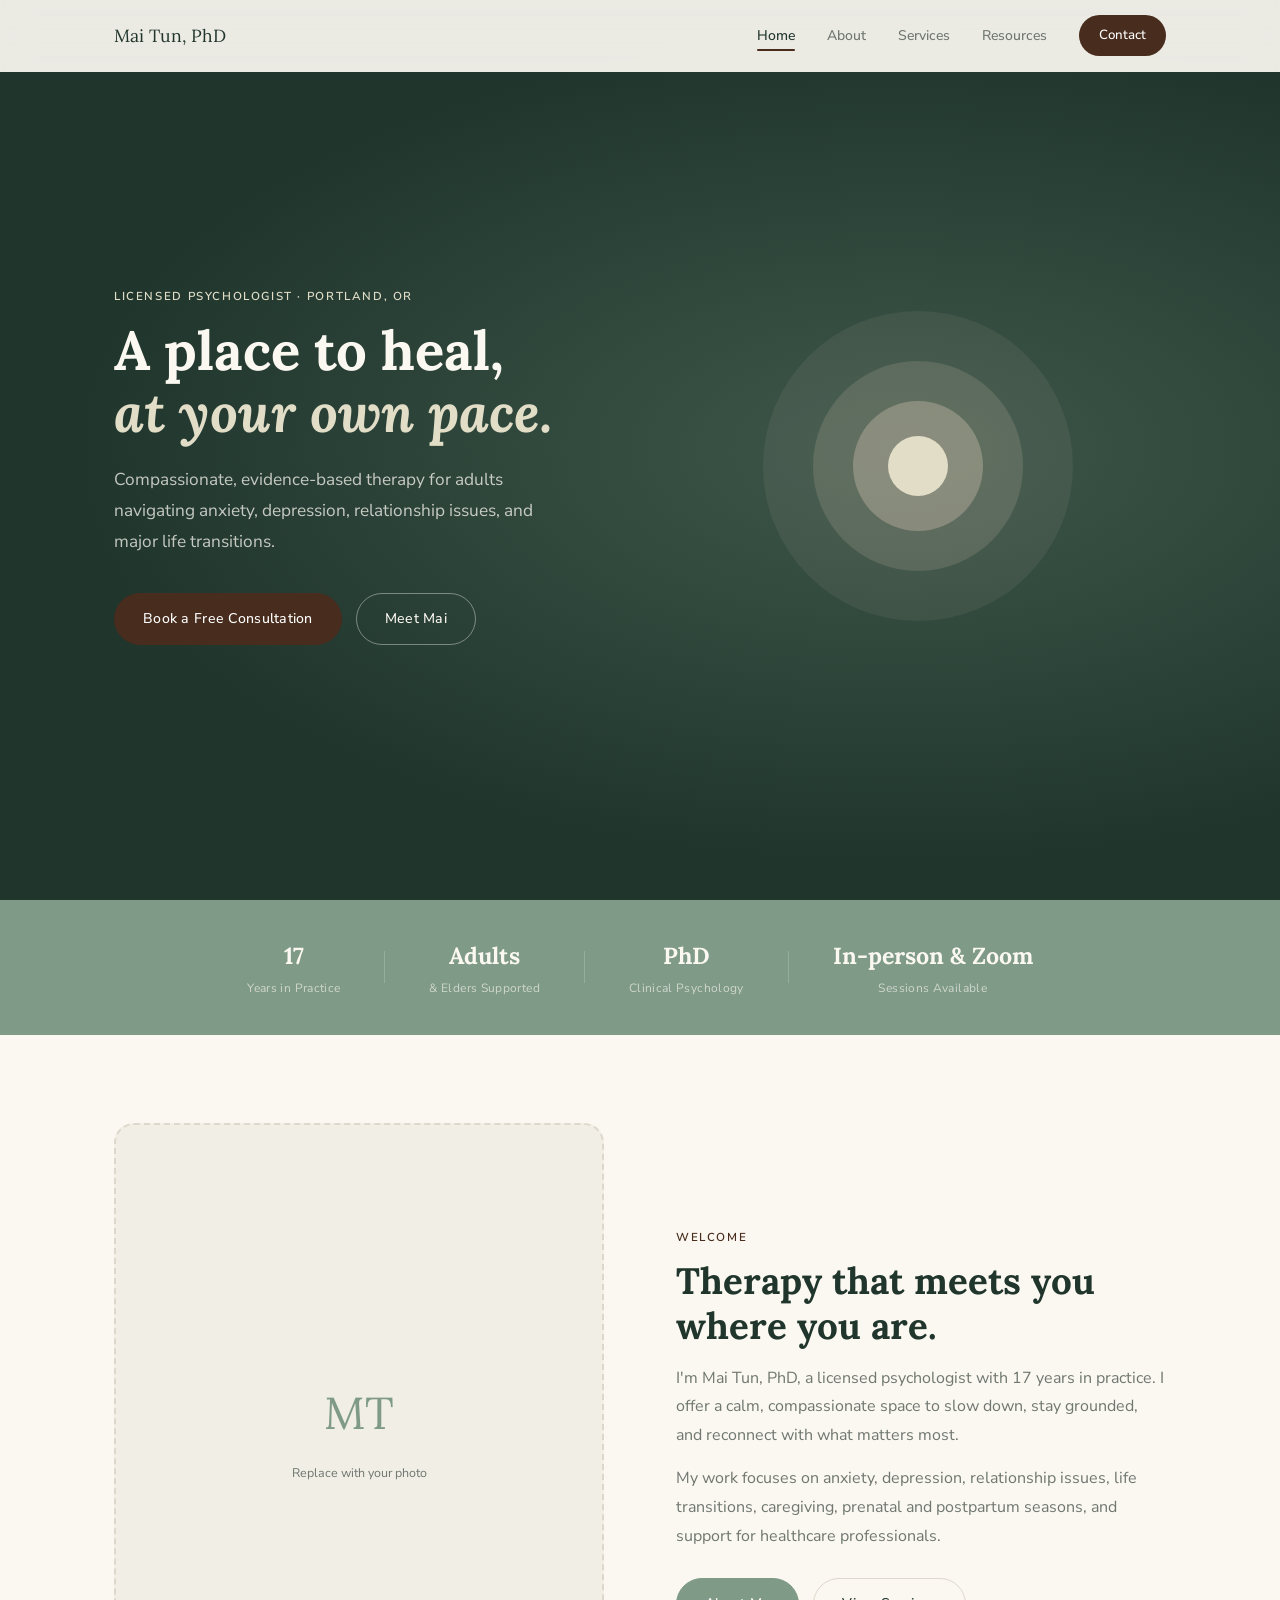
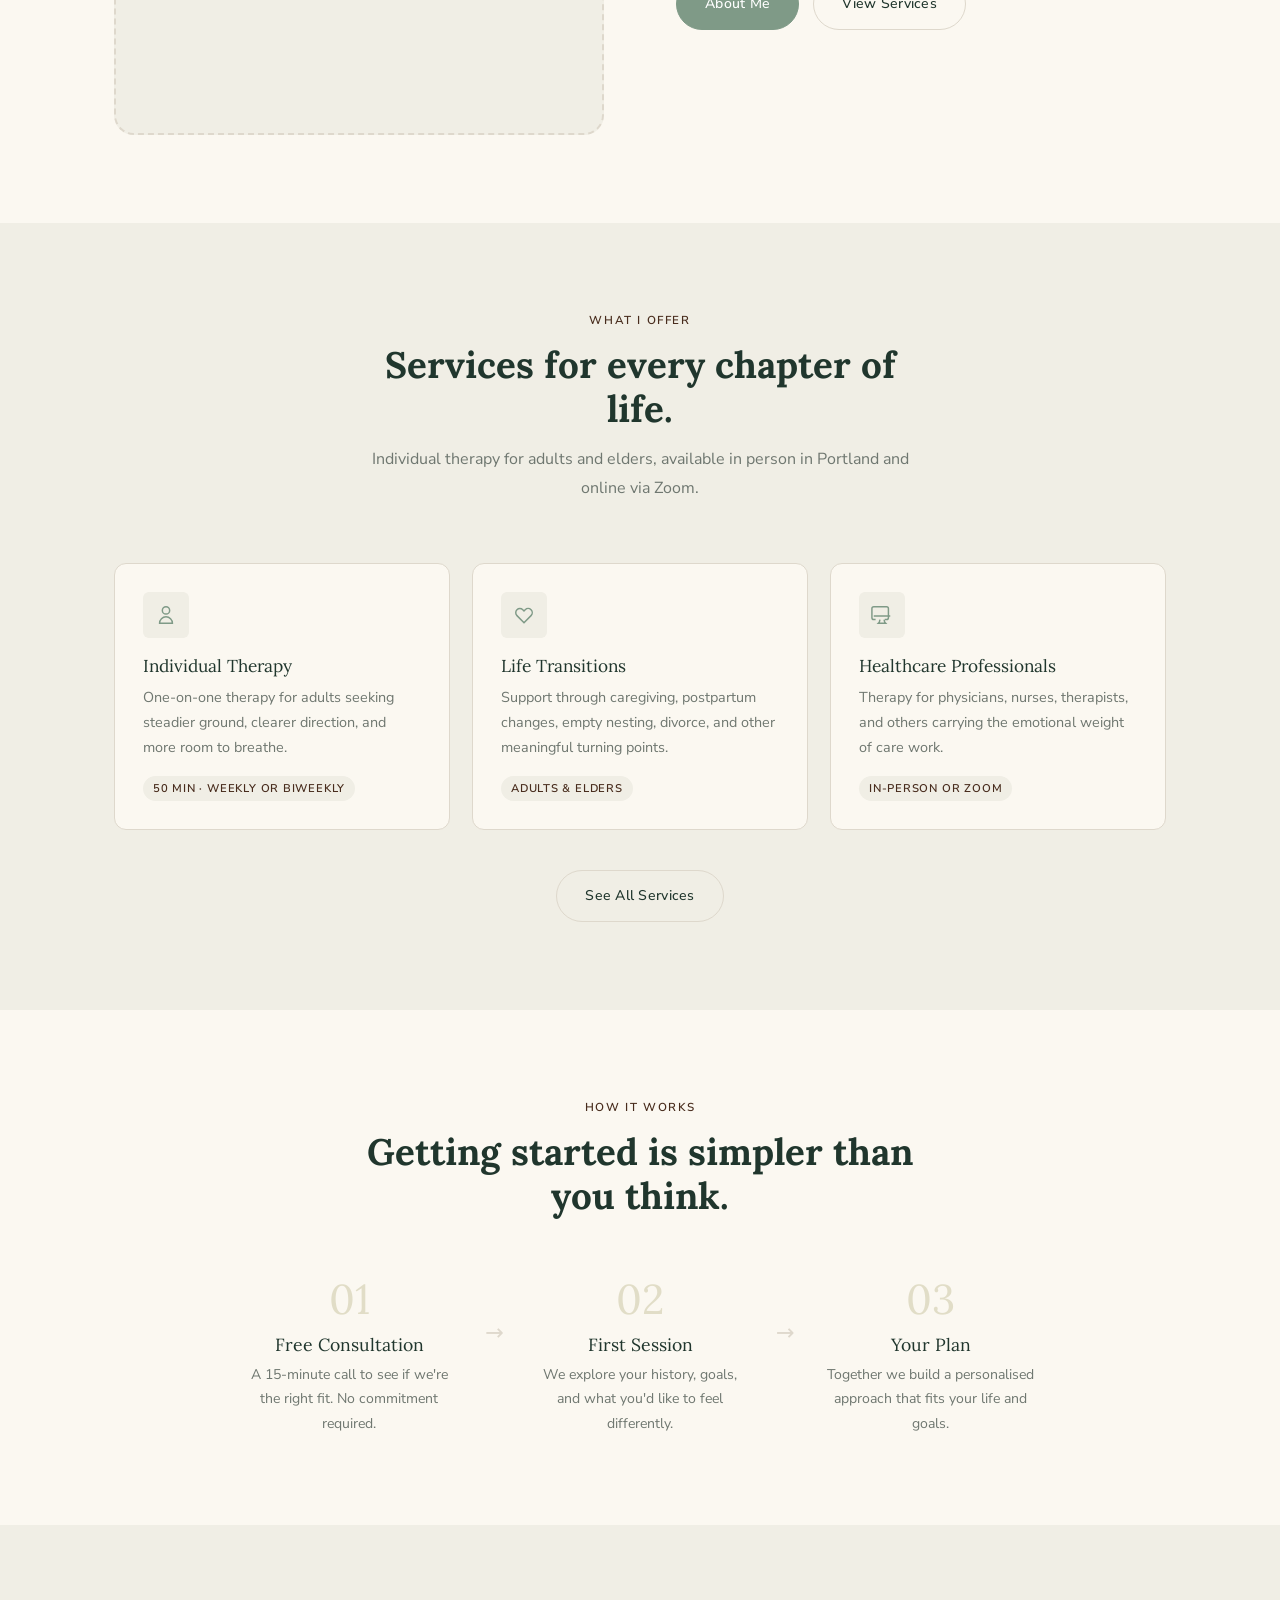
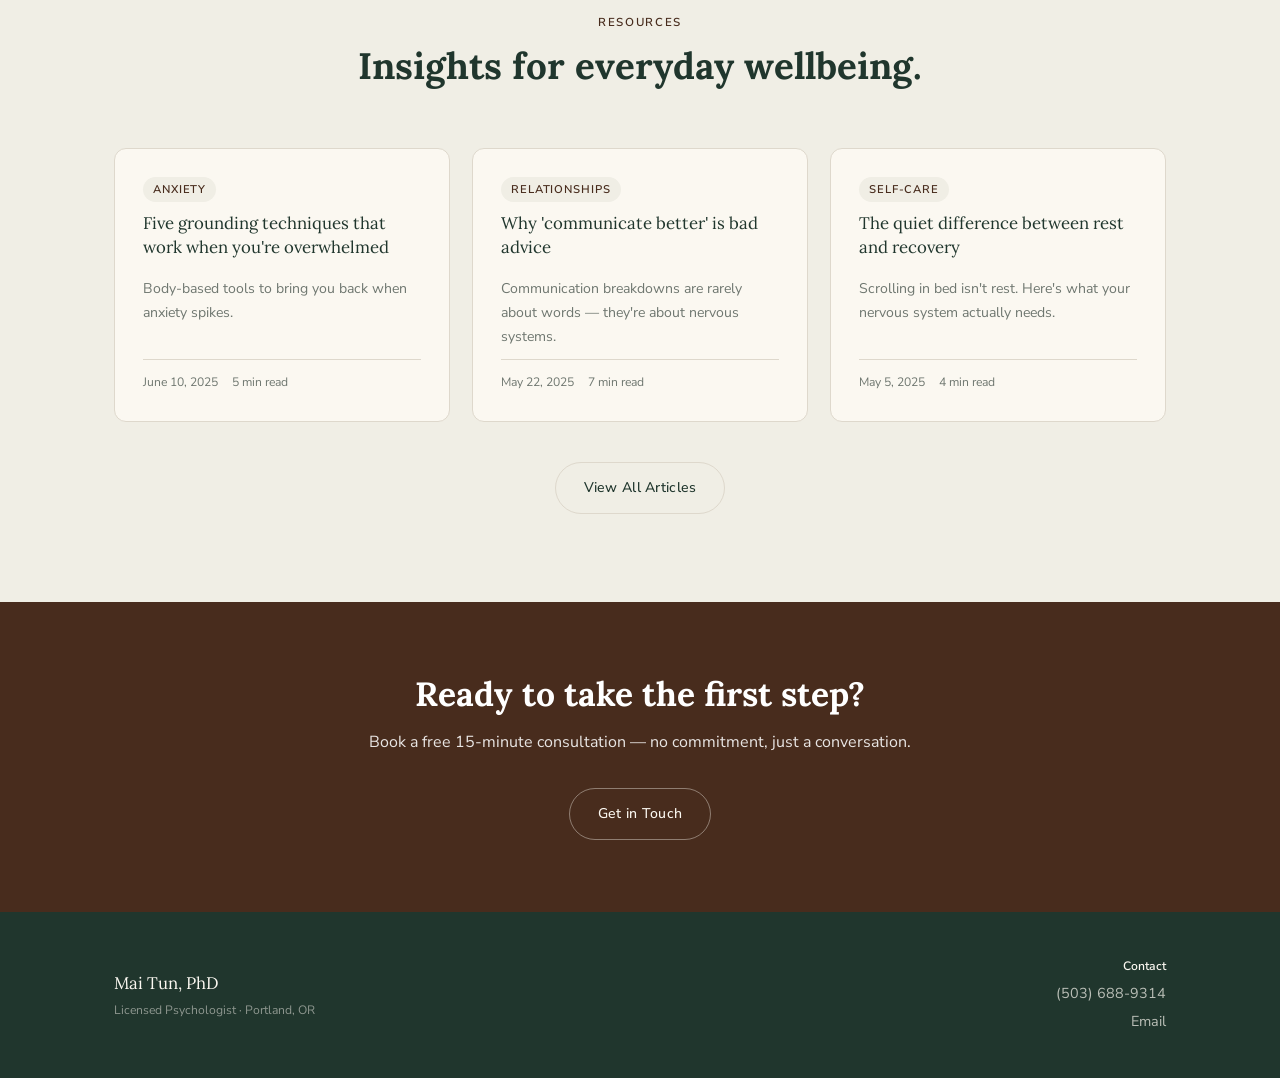
<file: index.html>
<!DOCTYPE html>
<html lang="en">
<head>
  <meta charset="UTF-8"/>
  <meta name="viewport" content="width=device-width, initial-scale=1.0"/>
  <meta name="description" content="Mai Tun, PhD – Licensed Psychologist in Portland, Oregon. Compassionate, evidence-based individual therapy for anxiety, depression, relationship issues, and life transitions."/>
  <title>Home – Mai Tun, PhD, Psychologist</title>
  <link rel="preconnect" href="https://fonts.googleapis.com"/>
  <link rel="preconnect" href="https://fonts.gstatic.com" crossorigin/>
  <link href="https://fonts.googleapis.com/css2?family=Lora:ital,wght@0,400;0,500;0,600;1,400;1,500&family=Nunito+Sans:wght@300;400;500;600;700&display=swap" rel="stylesheet"/>
  <link rel="stylesheet" href="assets/css/style.css"/>
</head>
<body>
<!-- Skip to main content (ADA) -->
<a href="#main-content" class="skip-link">Skip to main content</a>

<div id="site-header"></div>

<main id="main-content">

  <!-- HERO -->
  <section class="home-hero">
    <div class="container home-hero-inner">
      <div>
        <span class="eyebrow">Licensed Psychologist · Portland, OR</span>
        <h1>A place to heal,<br/><em>at your own pace.</em></h1>
        <p class="hero-sub">Compassionate, evidence-based therapy for adults navigating anxiety, depression, relationship issues, and major life transitions.</p>
        <div class="hero-actions">
          <a href="contact.html" class="btn btn-primary">Book a Free Consultation</a>
          <a href="about.html" class="btn btn-ghost-light">Meet Mai</a>
        </div>
      </div>
      <div class="hero-orb" aria-hidden="true">
        <div class="orb-ring orb-ring-3"></div>
        <div class="orb-ring orb-ring-2"></div>
        <div class="orb-ring orb-ring-1"></div>
        <div class="orb-core"></div>
      </div>
    </div>
  </section>

  <!-- TRUST BAR -->
  <div class="trust-bar">
    <div class="container trust-inner">
      <div class="trust-item"><strong>17</strong><span>Years in Practice</span></div>
      <div class="trust-divider"></div>
      <div class="trust-item"><strong>Adults</strong><span>&amp; Elders Supported</span></div>
      <div class="trust-divider"></div>
      <div class="trust-item"><strong>PhD</strong><span>Clinical Psychology</span></div>
      <div class="trust-divider"></div>
      <div class="trust-item"><strong>In-person &amp; Zoom</strong><span>Sessions Available</span></div>
    </div>
  </div>

  <!-- INTRO SPLIT -->
  <section class="section">
    <div class="container split">
      <div class="img-placeholder">
        <div class="img-placeholder-initials">MT</div>
        <p>Replace with your photo</p>
      </div>
      <div>
        <span class="eyebrow">Welcome</span>
        <h2>Therapy that meets you where you are.</h2>
        <p style="color:var(--muted);margin-top:16px;line-height:1.8;">I'm Mai Tun, PhD, a licensed psychologist with 17 years in practice. I offer a calm, compassionate space to slow down, stay grounded, and reconnect with what matters most.</p>
        <p style="color:var(--muted);margin-top:14px;line-height:1.8;">My work focuses on anxiety, depression, relationship issues, life transitions, caregiving, prenatal and postpartum seasons, and support for healthcare professionals.</p>
        <div style="margin-top:28px;display:flex;gap:14px;flex-wrap:wrap;">
          <a href="about.html" class="btn btn-secondary">About Me</a>
          <a href="services.html" class="btn btn-ghost">View Services</a>
        </div>
      </div>
    </div>
  </section>

  <!-- SERVICES PREVIEW -->
  <section class="section section-tint">
    <div class="container">
      <div class="section-header">
        <span class="eyebrow">What I Offer</span>
        <h2>Services for every chapter of life.</h2>
        <p class="section-sub">Individual therapy for adults and elders, available in person in Portland and online via Zoom.</p>
      </div>
      <div class="grid-3">
        <div class="card">
          <div class="card-icon">
            <svg width="22" height="22" fill="none" stroke="currentColor" stroke-width="1.6" viewBox="0 0 24 24"><path d="M16 7a4 4 0 11-8 0 4 4 0 018 0zM12 14a7 7 0 00-7 7h14a7 7 0 00-7-7z"/></svg>
          </div>
          <h3>Individual Therapy</h3>
          <p>One-on-one therapy for adults seeking steadier ground, clearer direction, and more room to breathe.</p>
          <span class="card-tag">50 min · Weekly or Biweekly</span>
        </div>
        <div class="card">
          <div class="card-icon">
            <svg width="22" height="22" fill="none" stroke="currentColor" stroke-width="1.6" viewBox="0 0 24 24"><path d="M4.318 6.318a4.5 4.5 0 000 6.364L12 20.364l7.682-7.682a4.5 4.5 0 00-6.364-6.364L12 7.636l-1.318-1.318a4.5 4.5 0 00-6.364 0z"/></svg>
          </div>
          <h3>Life Transitions</h3>
          <p>Support through caregiving, postpartum changes, empty nesting, divorce, and other meaningful turning points.</p>
          <span class="card-tag">Adults &amp; Elders</span>
        </div>
        <div class="card">
          <div class="card-icon">
            <svg width="22" height="22" fill="none" stroke="currentColor" stroke-width="1.6" viewBox="0 0 24 24"><path d="M9.75 17L9 20l-1 1h8l-1-1-.75-3M3 13h18M5 17H3a2 2 0 01-2-2V5a2 2 0 012-2h14a2 2 0 012 2v10a2 2 0 01-2 2h-2"/></svg>
          </div>
          <h3>Healthcare Professionals</h3>
          <p>Therapy for physicians, nurses, therapists, and others carrying the emotional weight of care work.</p>
          <span class="card-tag">In-person or Zoom</span>
        </div>
      </div>
      <div style="text-align:center;margin-top:40px;">
        <a href="services.html" class="btn btn-ghost">See All Services</a>
      </div>
    </div>
  </section>

  <!-- HOW IT WORKS -->
  <section class="section">
    <div class="container">
      <div class="section-header">
        <span class="eyebrow">How It Works</span>
        <h2>Getting started is simpler than you think.</h2>
      </div>
      <div class="process-row">
        <div class="process-step">
          <div class="step-num">01</div>
          <h3>Free Consultation</h3>
          <p>A 15-minute call to see if we're the right fit. No commitment required.</p>
        </div>
        <div class="process-arrow">→</div>
        <div class="process-step">
          <div class="step-num">02</div>
          <h3>First Session</h3>
          <p>We explore your history, goals, and what you'd like to feel differently.</p>
        </div>
        <div class="process-arrow">→</div>
        <div class="process-step">
          <div class="step-num">03</div>
          <h3>Your Plan</h3>
          <p>Together we build a personalised approach that fits your life and goals.</p>
        </div>
      </div>
    </div>
  </section>

  <!-- BLOG PREVIEW -->
  <section class="section section-tint">
    <div class="container">
      <div class="section-header">
        <span class="eyebrow">Resources</span>
        <h2>Insights for everyday wellbeing.</h2>
      </div>
      <div class="grid-3">
        <div class="card blog-card">
          <div class="blog-tag">Anxiety</div>
          <h3><a href="resources.html">Five grounding techniques that work when you're overwhelmed</a></h3>
          <p>Body-based tools to bring you back when anxiety spikes.</p>
          <div class="blog-meta"><span>June 10, 2025</span><span>5 min read</span></div>
        </div>
        <div class="card blog-card">
          <div class="blog-tag">Relationships</div>
          <h3><a href="resources.html">Why 'communicate better' is bad advice</a></h3>
          <p>Communication breakdowns are rarely about words — they're about nervous systems.</p>
          <div class="blog-meta"><span>May 22, 2025</span><span>7 min read</span></div>
        </div>
        <div class="card blog-card">
          <div class="blog-tag">Self-care</div>
          <h3><a href="resources.html">The quiet difference between rest and recovery</a></h3>
          <p>Scrolling in bed isn't rest. Here's what your nervous system actually needs.</p>
          <div class="blog-meta"><span>May 5, 2025</span><span>4 min read</span></div>
        </div>
      </div>
      <div style="text-align:center;margin-top:40px;">
        <a href="resources.html" class="btn btn-ghost">View All Articles</a>
      </div>
    </div>
  </section>

  <!-- CTA -->
  <div class="cta-banner">
    <div class="container">
      <h2>Ready to take the first step?</h2>
      <p>Book a free 15-minute consultation — no commitment, just a conversation.</p>
      <a href="contact.html" class="btn btn-ghost-light">Get in Touch</a>
    </div>
  </div>

</main>

<!-- FOOTER -->
<footer class="footer">
  <div class="container footer-inner">
    <div>
      <p class="footer-name">Mai Tun, PhD</p>
      <p class="footer-tagline">Licensed Psychologist · Portland, OR</p>
    </div>
    <nav class="footer-nav">
      <span>Contact</span>
      <a href="tel:+15036889314">(503) 688-9314</a>
      <a href="contact.html">Email</a>
    </nav>
  </div>
</footer>

<div class="crisis-bar" id="crisis-bar">
  <p>If you're in crisis, call or text <strong>988</strong> (Suicide &amp; Crisis Lifeline) or go to your nearest emergency room.</p>
  <button class="crisis-close" id="crisis-close" aria-label="Dismiss">✕</button>
</div>

<script src="assets/js/main.js"></script>
</body>
</html>
</file>
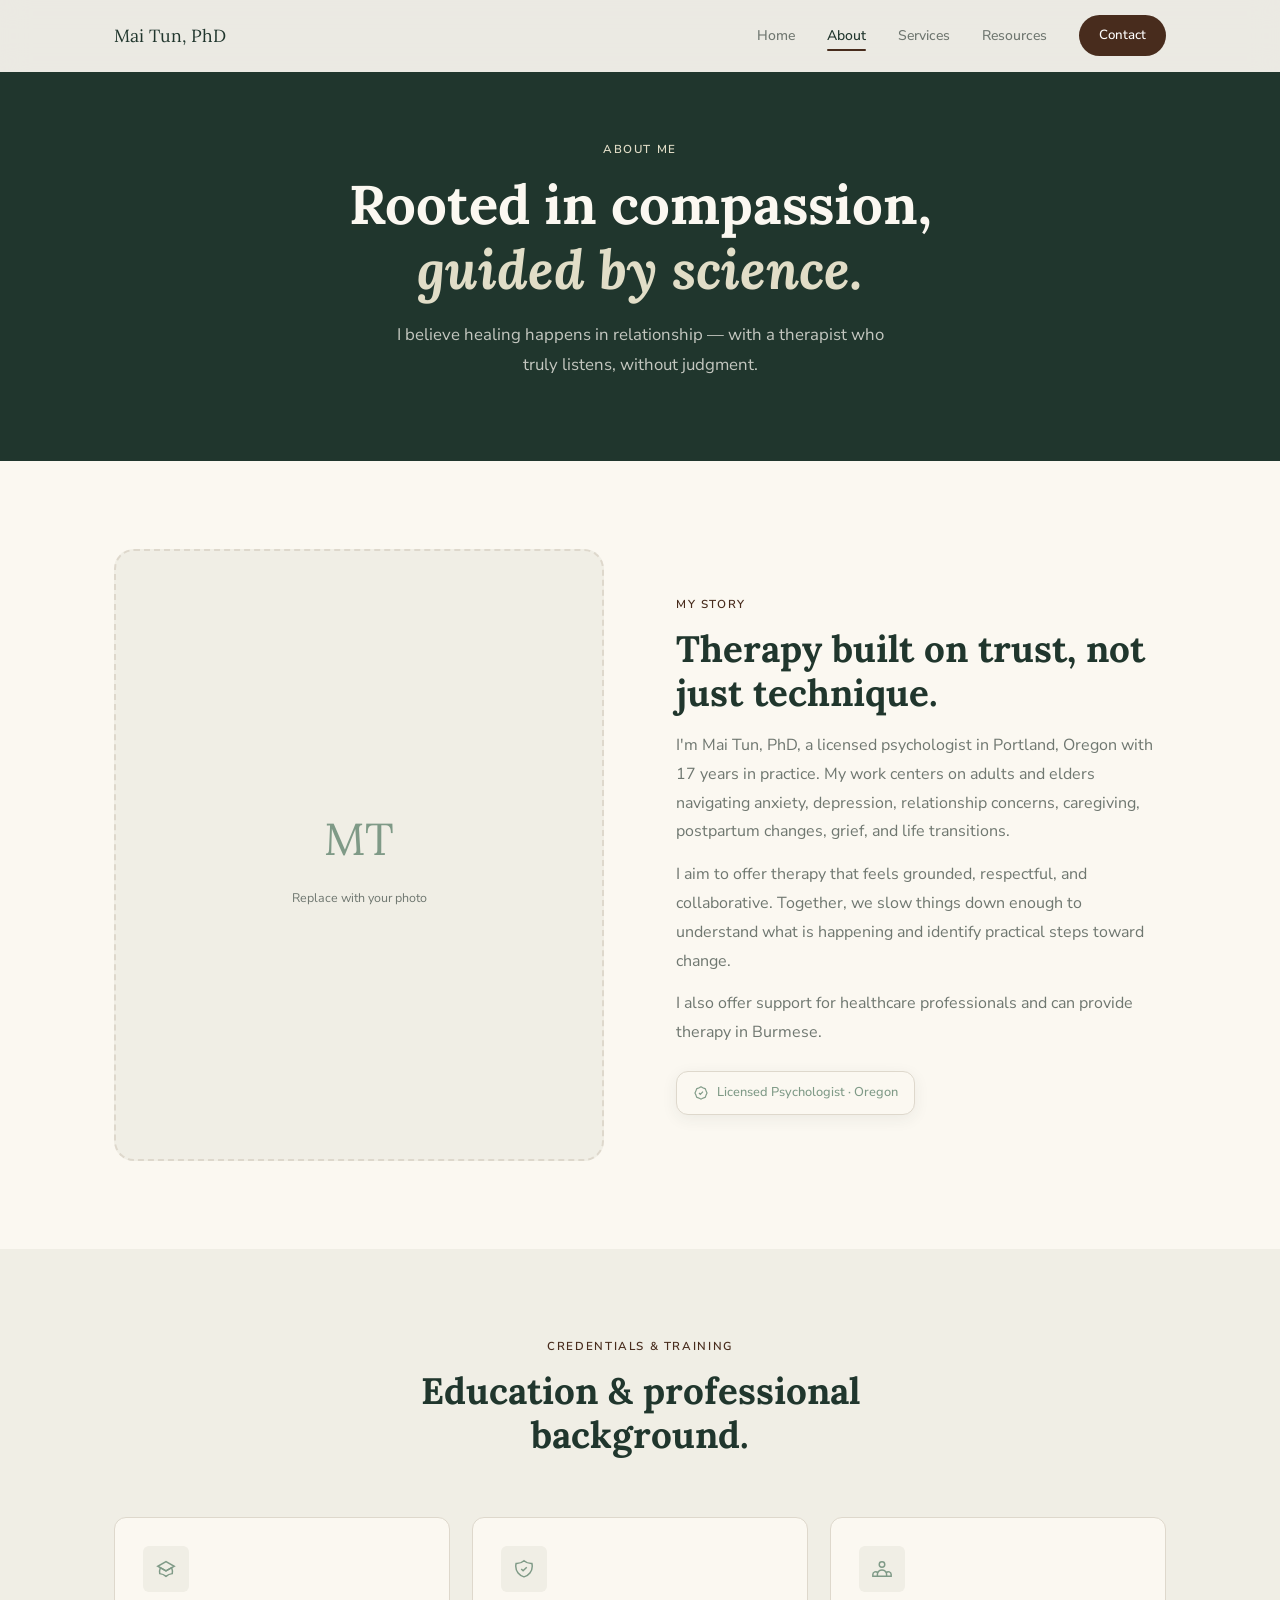
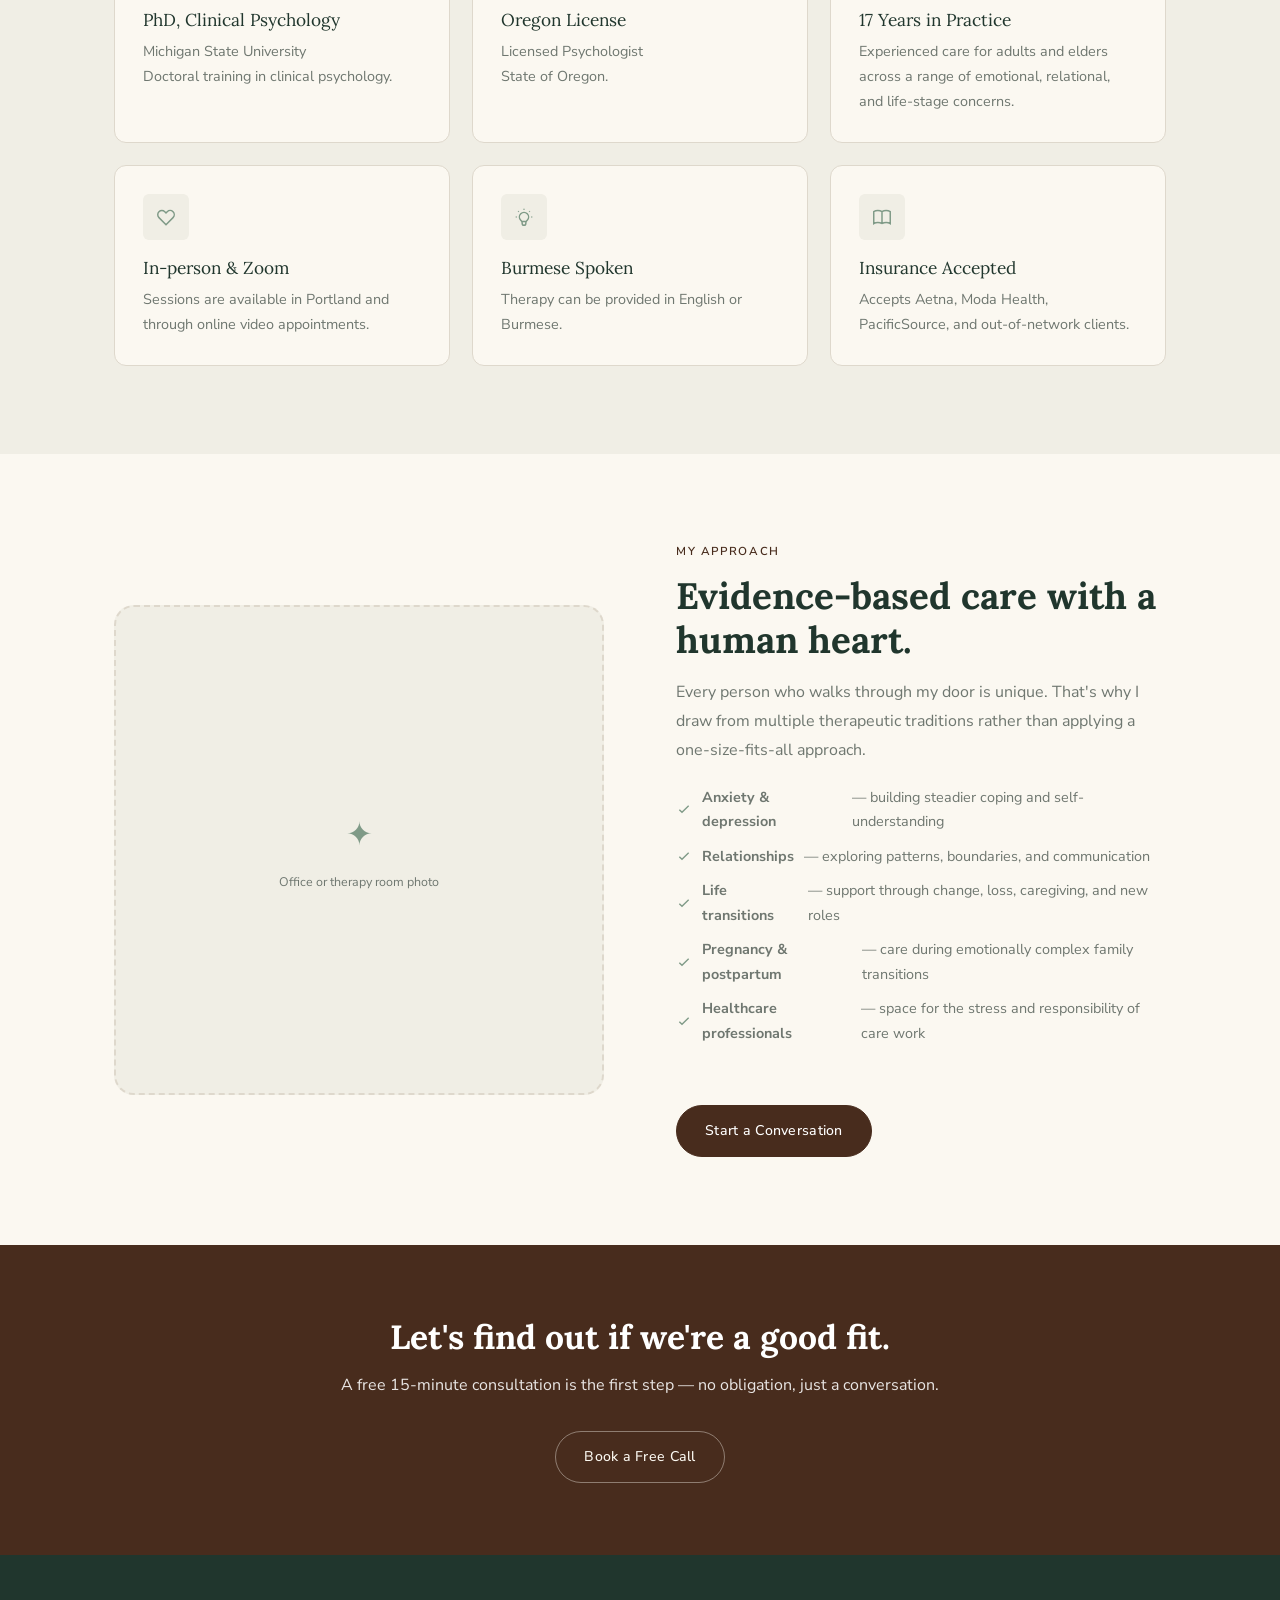
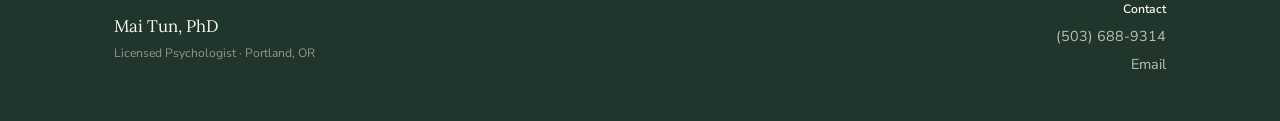
<file: about.html>
<!DOCTYPE html>
<html lang="en">
<head>
  <meta charset="UTF-8"/>
  <meta name="viewport" content="width=device-width, initial-scale=1.0"/>
  <meta name="description" content="About Mai Tun, PhD – Licensed Psychologist in Portland, Oregon with 17 years in practice."/>
  <title>About – Mai Tun, PhD, Psychologist</title>
  <link rel="preconnect" href="https://fonts.googleapis.com"/>
  <link rel="preconnect" href="https://fonts.gstatic.com" crossorigin/>
  <link href="https://fonts.googleapis.com/css2?family=Lora:ital,wght@0,400;0,500;0,600;1,400;1,500&family=Nunito+Sans:wght@300;400;500;600;700&display=swap" rel="stylesheet"/>
  <link rel="stylesheet" href="assets/css/style.css"/>
</head>
<body>
<!-- Skip to main content (ADA) -->
<a href="#main-content" class="skip-link">Skip to main content</a>

<div id="site-header"></div>

<main id="main-content">

  <!-- PAGE HERO -->
  <div class="page-hero">
    <div class="container">
      <span class="eyebrow">About Me</span>
      <h1>Rooted in compassion,<br/><em>guided by science.</em></h1>
      <p>I believe healing happens in relationship — with a therapist who truly listens, without judgment.</p>
    </div>
  </div>

  <!-- BIO SPLIT -->
  <section class="section">
    <div class="container split">
      <div class="img-placeholder">
        <div class="img-placeholder-initials">MT</div>
        <p>Replace with your photo</p>
      </div>
      <div>
        <span class="eyebrow">My Story</span>
        <h2>Therapy built on trust, not just technique.</h2>
        <p style="color:var(--muted);margin-top:16px;line-height:1.8;">I'm Mai Tun, PhD, a licensed psychologist in Portland, Oregon with 17 years in practice. My work centers on adults and elders navigating anxiety, depression, relationship concerns, caregiving, postpartum changes, grief, and life transitions.</p>
        <p style="color:var(--muted);margin-top:14px;line-height:1.8;">I aim to offer therapy that feels grounded, respectful, and collaborative. Together, we slow things down enough to understand what is happening and identify practical steps toward change.</p>
        <p style="color:var(--muted);margin-top:14px;line-height:1.8;">I also offer support for healthcare professionals and can provide therapy in Burmese.</p>
        <div class="img-badge" style="margin-top:24px;">
          <svg width="16" height="16" fill="none" stroke="currentColor" stroke-width="1.8" viewBox="0 0 24 24"><path d="M9 12l2 2 4-4M7.835 4.697a3.42 3.42 0 001.946-.806 3.42 3.42 0 014.438 0 3.42 3.42 0 001.946.806 3.42 3.42 0 013.138 3.138 3.42 3.42 0 00.806 1.946 3.42 3.42 0 010 4.438 3.42 3.42 0 00-.806 1.946 3.42 3.42 0 01-3.138 3.138 3.42 3.42 0 00-1.946.806 3.42 3.42 0 01-4.438 0 3.42 3.42 0 00-1.946-.806 3.42 3.42 0 01-3.138-3.138 3.42 3.42 0 00-.806-1.946 3.42 3.42 0 010-4.438 3.42 3.42 0 00.806-1.946 3.42 3.42 0 013.138-3.138z"/></svg>
          Licensed Psychologist · Oregon
        </div>
      </div>
    </div>
  </section>

  <!-- CREDENTIALS -->
  <section class="section section-tint">
    <div class="container">
      <div class="section-header">
        <span class="eyebrow">Credentials &amp; Training</span>
        <h2>Education &amp; professional background.</h2>
      </div>
      <div class="grid-3">
        <div class="card">
          <div class="card-icon">
            <svg width="22" height="22" fill="none" stroke="currentColor" stroke-width="1.6" viewBox="0 0 24 24"><path d="M12 14l9-5-9-5-9 5 9 5z"/><path d="M12 14l6.16-3.422a12.083 12.083 0 01.665 6.479A11.952 11.952 0 0012 20.055a11.952 11.952 0 00-6.824-2.998 12.078 12.078 0 01.665-6.479L12 14z"/></svg>
          </div>
          <h3>PhD, Clinical Psychology</h3>
          <p>Michigan State University<br/>Doctoral training in clinical psychology.</p>
        </div>
        <div class="card">
          <div class="card-icon">
            <svg width="22" height="22" fill="none" stroke="currentColor" stroke-width="1.6" viewBox="0 0 24 24"><path d="M9 12l2 2 4-4m5.618-4.016A11.955 11.955 0 0112 2.944a11.955 11.955 0 01-8.618 3.04A12.02 12.02 0 003 9c0 5.591 3.824 10.29 9 11.622 5.176-1.332 9-6.03 9-11.622 0-1.042-.133-2.052-.382-3.016z"/></svg>
          </div>
          <h3>Oregon License</h3>
          <p>Licensed Psychologist<br/>State of Oregon.</p>
        </div>
        <div class="card">
          <div class="card-icon">
            <svg width="22" height="22" fill="none" stroke="currentColor" stroke-width="1.6" viewBox="0 0 24 24"><path d="M17 20h5v-2a3 3 0 00-5.356-1.857M17 20H7m10 0v-2c0-.656-.126-1.283-.356-1.857M7 20H2v-2a3 3 0 015.356-1.857M7 20v-2c0-.656.126-1.283.356-1.857m0 0a5.002 5.002 0 019.288 0M15 7a3 3 0 11-6 0 3 3 0 016 0z"/></svg>
          </div>
          <h3>17 Years in Practice</h3>
          <p>Experienced care for adults and elders across a range of emotional, relational, and life-stage concerns.</p>
        </div>
        <div class="card">
          <div class="card-icon">
            <svg width="22" height="22" fill="none" stroke="currentColor" stroke-width="1.6" viewBox="0 0 24 24"><path d="M4.318 6.318a4.5 4.5 0 000 6.364L12 20.364l7.682-7.682a4.5 4.5 0 00-6.364-6.364L12 7.636l-1.318-1.318a4.5 4.5 0 00-6.364 0z"/></svg>
          </div>
          <h3>In-person &amp; Zoom</h3>
          <p>Sessions are available in Portland and through online video appointments.</p>
        </div>
        <div class="card">
          <div class="card-icon">
            <svg width="22" height="22" fill="none" stroke="currentColor" stroke-width="1.6" viewBox="0 0 24 24"><path d="M9.663 17h4.673M12 3v1m6.364 1.636l-.707.707M21 12h-1M4 12H3m3.343-5.657l-.707-.707m2.828 9.9a5 5 0 117.072 0l-.548.547A3.374 3.374 0 0014 18.469V19a2 2 0 11-4 0v-.531c0-.895-.356-1.754-.988-2.386l-.548-.547z"/></svg>
          </div>
          <h3>Burmese Spoken</h3>
          <p>Therapy can be provided in English or Burmese.</p>
        </div>
        <div class="card">
          <div class="card-icon">
            <svg width="22" height="22" fill="none" stroke="currentColor" stroke-width="1.6" viewBox="0 0 24 24"><path d="M12 6.253v13m0-13C10.832 5.477 9.246 5 7.5 5S4.168 5.477 3 6.253v13C4.168 18.477 5.754 18 7.5 18s3.332.477 4.5 1.253m0-13C13.168 5.477 14.754 5 16.5 5c1.747 0 3.332.477 4.5 1.253v13C19.832 18.477 18.247 18 16.5 18c-1.746 0-3.332.477-4.5 1.253"/></svg>
          </div>
          <h3>Insurance Accepted</h3>
          <p>Accepts Aetna, Moda Health, PacificSource, and out-of-network clients.</p>
        </div>
      </div>
    </div>
  </section>

  <!-- APPROACH -->
  <section class="section">
    <div class="container split reverse">
      <div>
        <span class="eyebrow">My Approach</span>
        <h2>Evidence-based care with a human heart.</h2>
        <p style="color:var(--muted);margin-top:16px;line-height:1.8;">Every person who walks through my door is unique. That's why I draw from multiple therapeutic traditions rather than applying a one-size-fits-all approach.</p>
        <ul class="cred-list" style="margin-top:20px;">
          <li>
            <svg width="16" height="16" fill="none" stroke="currentColor" stroke-width="2" viewBox="0 0 24 24"><path d="M5 13l4 4L19 7"/></svg>
            <strong>Anxiety &amp; depression</strong> — building steadier coping and self-understanding
          </li>
          <li>
            <svg width="16" height="16" fill="none" stroke="currentColor" stroke-width="2" viewBox="0 0 24 24"><path d="M5 13l4 4L19 7"/></svg>
            <strong>Relationships</strong> — exploring patterns, boundaries, and communication
          </li>
          <li>
            <svg width="16" height="16" fill="none" stroke="currentColor" stroke-width="2" viewBox="0 0 24 24"><path d="M5 13l4 4L19 7"/></svg>
            <strong>Life transitions</strong> — support through change, loss, caregiving, and new roles
          </li>
          <li>
            <svg width="16" height="16" fill="none" stroke="currentColor" stroke-width="2" viewBox="0 0 24 24"><path d="M5 13l4 4L19 7"/></svg>
            <strong>Pregnancy &amp; postpartum</strong> — care during emotionally complex family transitions
          </li>
          <li>
            <svg width="16" height="16" fill="none" stroke="currentColor" stroke-width="2" viewBox="0 0 24 24"><path d="M5 13l4 4L19 7"/></svg>
            <strong>Healthcare professionals</strong> — space for the stress and responsibility of care work
          </li>
        </ul>
        <a href="contact.html" class="btn btn-primary" style="margin-top:28px;">Start a Conversation</a>
      </div>
      <div class="img-placeholder" style="aspect-ratio:1/1;">
        <div class="img-placeholder-initials" style="font-size:2rem;">✦</div>
        <p>Office or therapy room photo</p>
      </div>
    </div>
  </section>

  <!-- CTA -->
  <div class="cta-banner">
    <div class="container">
      <h2>Let's find out if we're a good fit.</h2>
      <p>A free 15-minute consultation is the first step — no obligation, just a conversation.</p>
      <a href="contact.html" class="btn btn-ghost-light">Book a Free Call</a>
    </div>
  </div>

</main>

<footer class="footer">
  <div class="container footer-inner">
    <div>
      <p class="footer-name">Mai Tun, PhD</p>
      <p class="footer-tagline">Licensed Psychologist · Portland, OR</p>
    </div>
    <nav class="footer-nav">
      <span>Contact</span>
      <a href="tel:+15036889314">(503) 688-9314</a>
      <a href="contact.html">Email</a>
    </nav>
  </div>
</footer>

<div class="crisis-bar" id="crisis-bar">
  <p>If you're in crisis, call or text <strong>988</strong> (Suicide &amp; Crisis Lifeline) or go to your nearest emergency room.</p>
  <button class="crisis-close" id="crisis-close" aria-label="Dismiss">✕</button>
</div>

<script src="assets/js/main.js"></script>
</body>
</html>
</file>
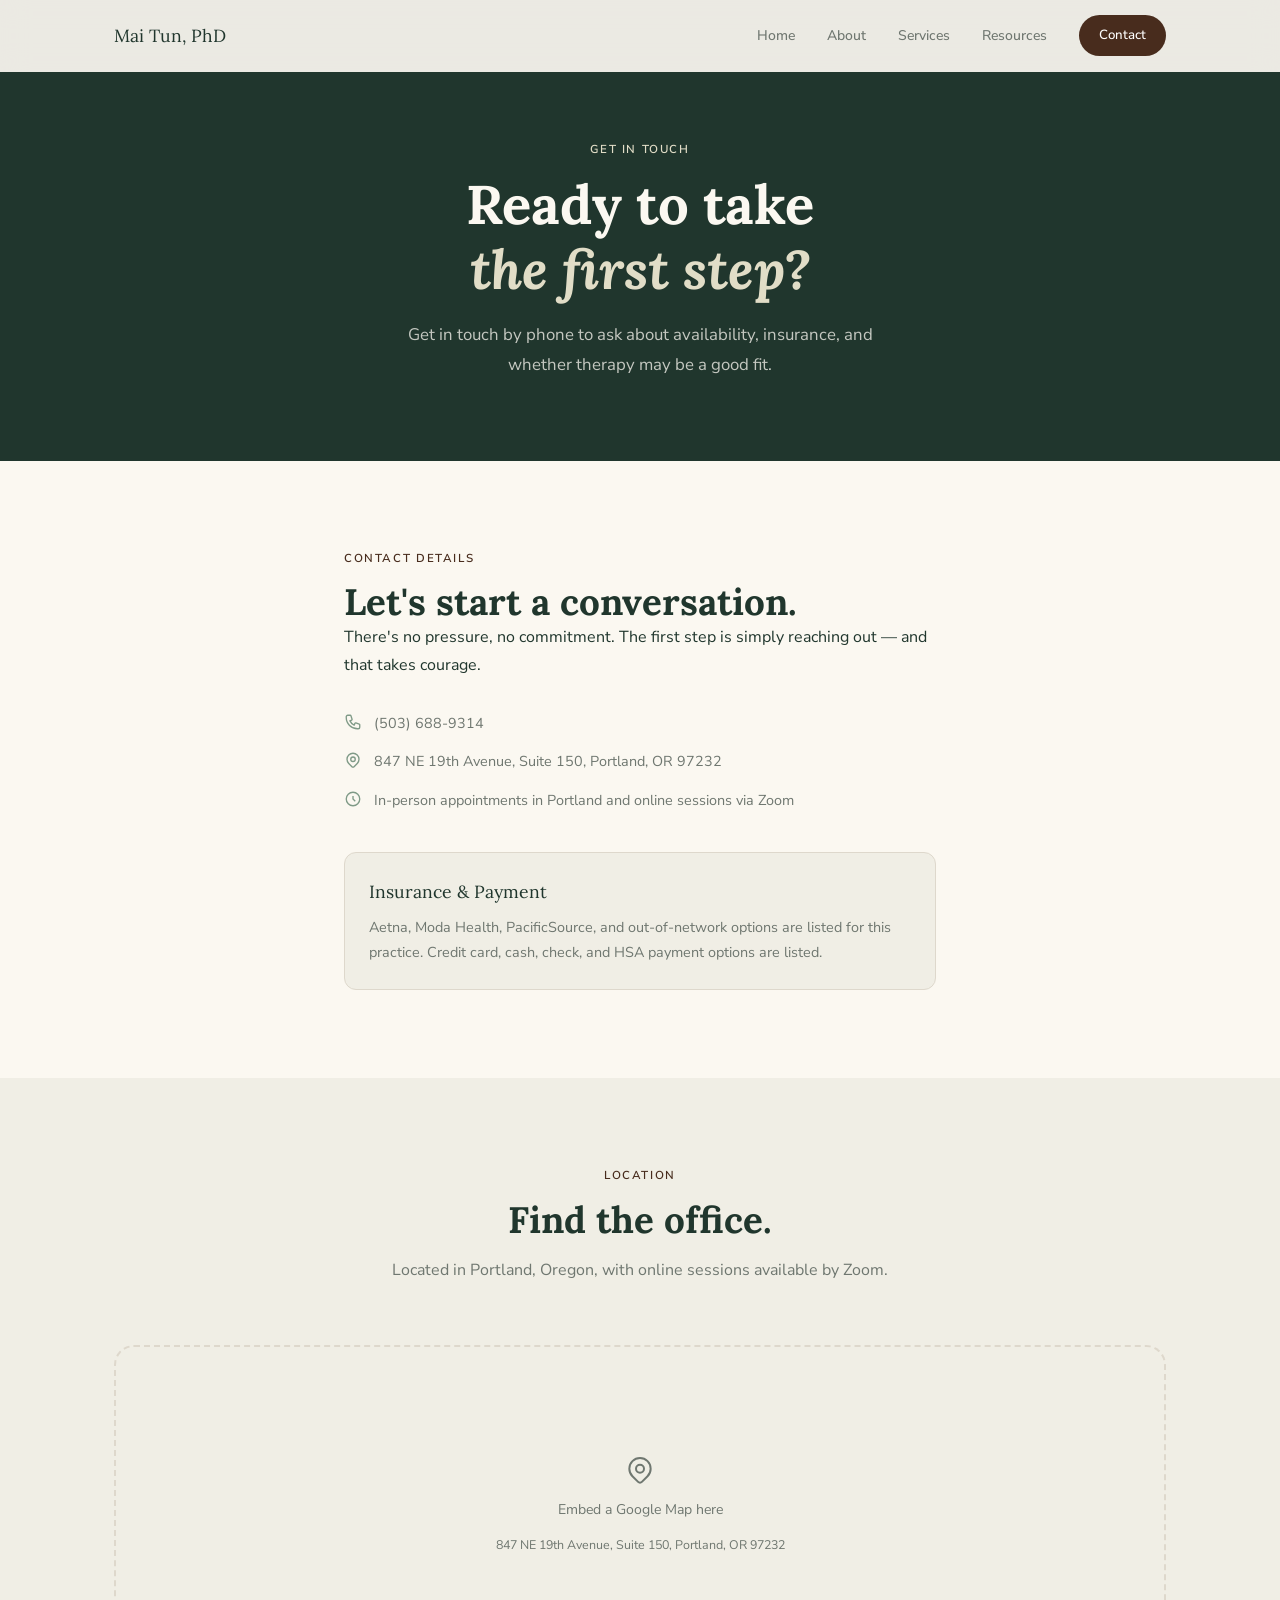
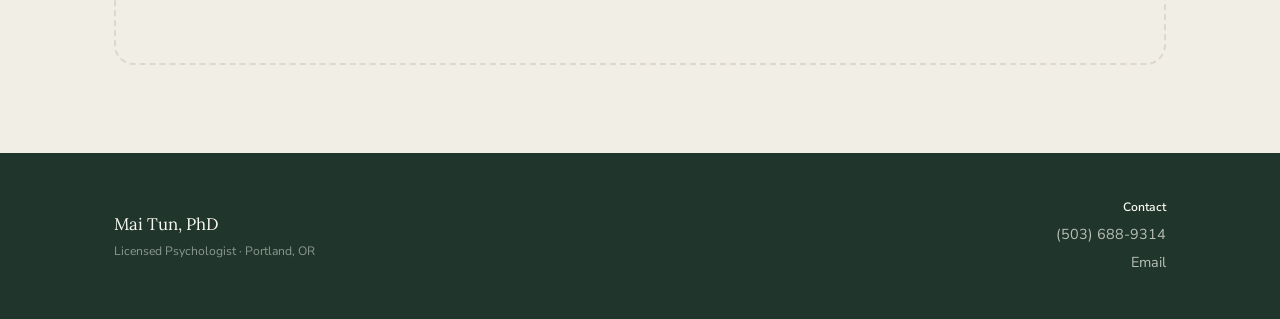
<file: contact.html>
<!DOCTYPE html>
<html lang="en">
<head>
  <meta charset="UTF-8"/>
  <meta name="viewport" content="width=device-width, initial-scale=1.0"/>
  <meta name="description" content="Contact Mai Tun, PhD in Portland, Oregon to ask about therapy availability, insurance, or scheduling."/>
  <title>Contact – Mai Tun, PhD, Psychologist</title>
  <link rel="preconnect" href="https://fonts.googleapis.com"/>
  <link rel="preconnect" href="https://fonts.gstatic.com" crossorigin/>
  <link href="https://fonts.googleapis.com/css2?family=Lora:ital,wght@0,400;0,500;0,600;1,400;1,500&family=Nunito+Sans:wght@300;400;500;600;700&display=swap" rel="stylesheet"/>
  <link rel="stylesheet" href="assets/css/style.css"/>
</head>
<body>
<!-- Skip to main content (ADA) -->
<a href="#main-content" class="skip-link">Skip to main content</a>

<div id="site-header"></div>

<main id="main-content">

  <div class="page-hero">
    <div class="container">
      <span class="eyebrow">Get in Touch</span>
      <h1>Ready to take<br/><em>the first step?</em></h1>
      <p>Get in touch by phone to ask about availability, insurance, and whether therapy may be a good fit.</p>
    </div>
  </div>

  <!-- CONTACT SECTION -->
  <section class="section">
    <div class="container" style="max-width:640px;">
      <div>
        <span class="eyebrow">Contact Details</span>
        <h2>Let's start a conversation.</h2>
        <p>There's no pressure, no commitment. The first step is simply reaching out — and that takes courage.</p>
        <ul class="contact-details">
          <li>
            <svg width="18" height="18" fill="none" stroke="currentColor" stroke-width="1.8" viewBox="0 0 24 24"><path d="M3 5a2 2 0 012-2h3.28a1 1 0 01.948.684l1.498 4.493a1 1 0 01-.502 1.21l-2.257 1.13a11.042 11.042 0 005.516 5.516l1.13-2.257a1 1 0 011.21-.502l4.493 1.498a1 1 0 01.684.949V19a2 2 0 01-2 2h-1C9.716 21 3 14.284 3 6V5z"/></svg>
            <a href="tel:+15036889314">(503) 688-9314</a>
          </li>
          <li>
            <svg width="18" height="18" fill="none" stroke="currentColor" stroke-width="1.8" viewBox="0 0 24 24"><path d="M17.657 16.657L13.414 20.9a1.998 1.998 0 01-2.827 0l-4.244-4.243a8 8 0 1111.314 0z"/><path d="M15 11a3 3 0 11-6 0 3 3 0 016 0z"/></svg>
            847 NE 19th Avenue, Suite 150, Portland, OR 97232
          </li>
          <li>
            <svg width="18" height="18" fill="none" stroke="currentColor" stroke-width="1.8" viewBox="0 0 24 24"><path d="M12 8v4l3 3m6-3a9 9 0 11-18 0 9 9 0 0118 0z"/></svg>
            In-person appointments in Portland and online sessions via Zoom
          </li>
        </ul>

        <div style="margin-top:40px;padding:24px;background:var(--cream-dark);border-radius:var(--radius-md);border:1px solid var(--border);">
          <p style="font-family:var(--font-display);font-size:1.1rem;color:var(--dark-forest);">Insurance &amp; Payment</p>
          <p style="color:var(--muted);margin-top:8px;font-size:0.9rem;line-height:1.75;">Aetna, Moda Health, PacificSource, and out-of-network options are listed for this practice. Credit card, cash, check, and HSA payment options are listed.</p>
        </div>
      </div></div>
  </section>

  <!-- MAP PLACEHOLDER -->
  <section class="section section-tint">
    <div class="container">
      <div class="section-header">
        <span class="eyebrow">Location</span>
        <h2>Find the office.</h2>
        <p class="section-sub">Located in Portland, Oregon, with online sessions available by Zoom.</p>
      </div>
      <div style="width:100%;height:320px;background:var(--cream-dark);border-radius:var(--radius-lg);border:2px dashed var(--border);display:flex;align-items:center;justify-content:center;flex-direction:column;gap:12px;color:var(--muted);">
        <svg width="32" height="32" fill="none" stroke="currentColor" stroke-width="1.5" viewBox="0 0 24 24"><path d="M17.657 16.657L13.414 20.9a1.998 1.998 0 01-2.827 0l-4.244-4.243a8 8 0 1111.314 0z"/><path d="M15 11a3 3 0 11-6 0 3 3 0 016 0z"/></svg>
        <p style="font-size:0.88rem;">Embed a Google Map here</p>
        <p style="font-size:0.78rem;">847 NE 19th Avenue, Suite 150, Portland, OR 97232</p>
      </div>
    </div>
  </section>

</main>

<footer class="footer">
  <div class="container footer-inner">
    <div>
      <p class="footer-name">Mai Tun, PhD</p>
      <p class="footer-tagline">Licensed Psychologist · Portland, OR</p>
    </div>
    <nav class="footer-nav">
      <span>Contact</span>
      <a href="tel:+15036889314">(503) 688-9314</a>
      <a href="contact.html">Email</a>
    </nav>
  </div>
</footer>

<div class="crisis-bar" id="crisis-bar">
  <p>If you're in crisis, call or text <strong>988</strong> (Suicide &amp; Crisis Lifeline) or go to your nearest emergency room.</p>
  <button class="crisis-close" id="crisis-close" aria-label="Dismiss">✕</button>
</div>

<script src="assets/js/main.js"></script>
</body>
</html>
</file>
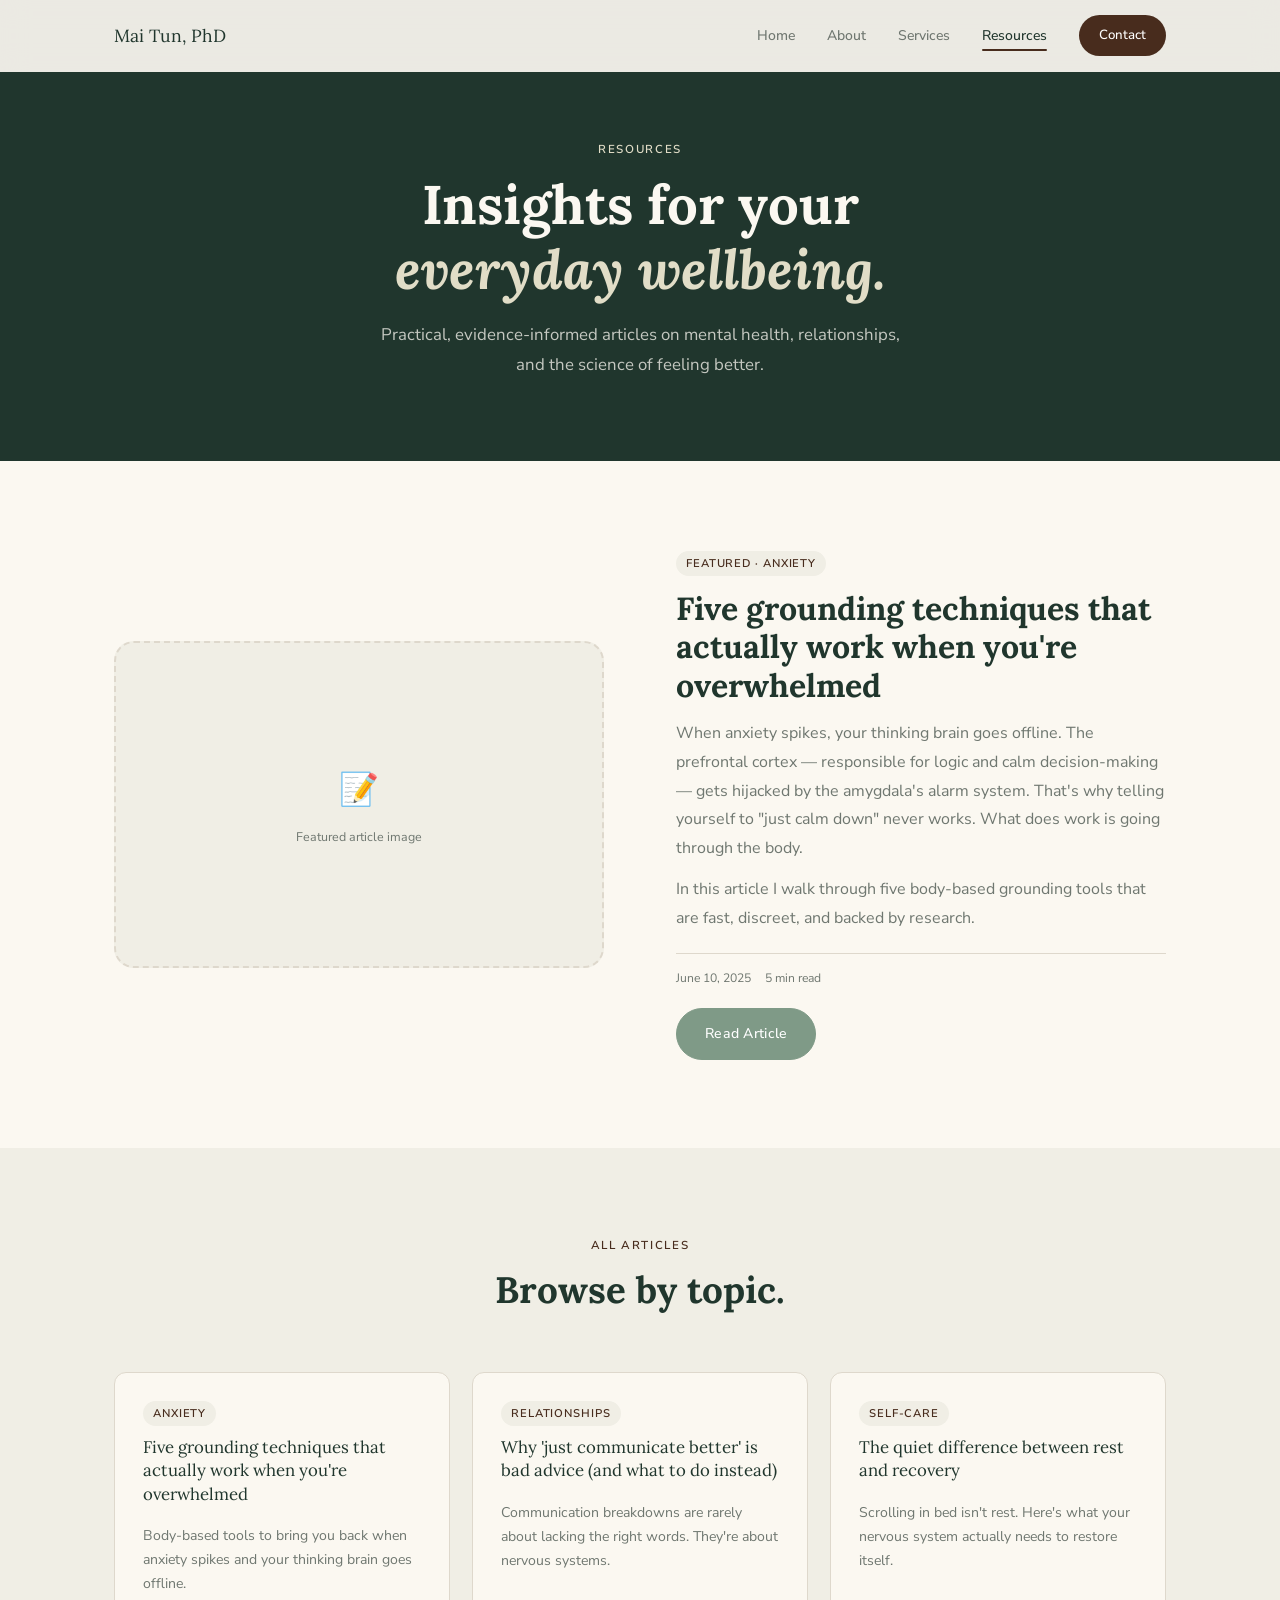
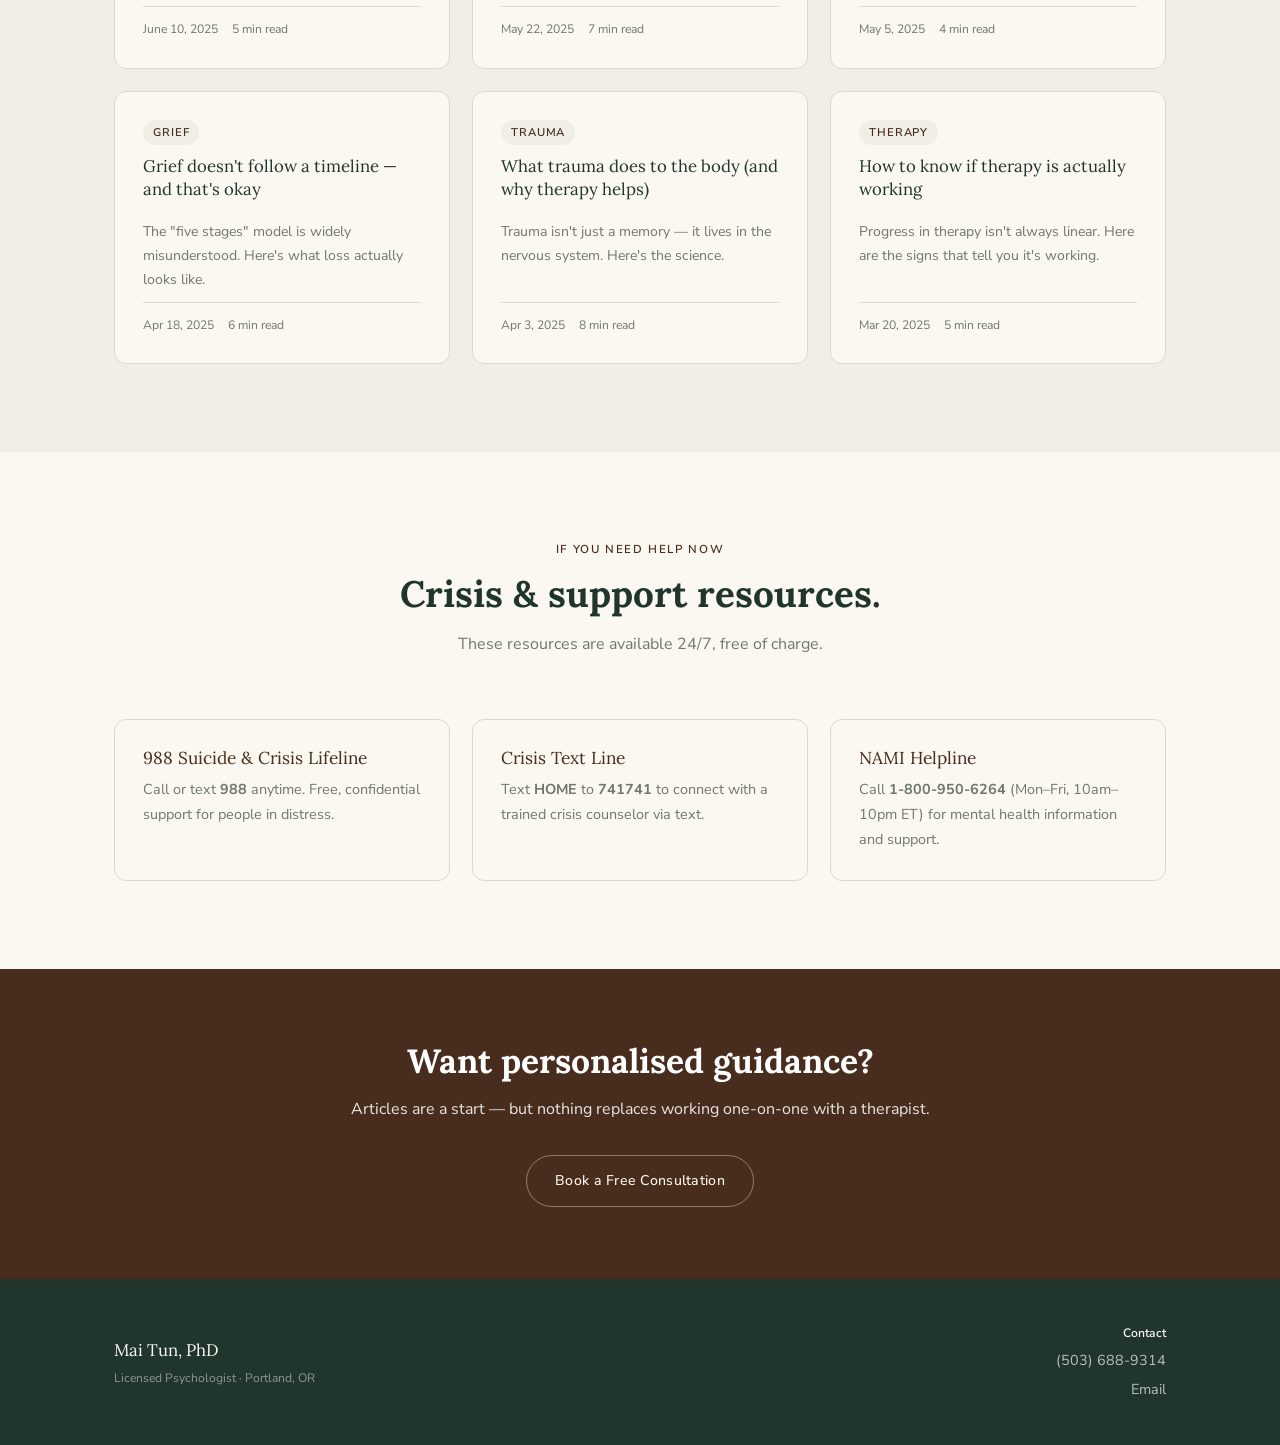
<file: resources.html>
<!DOCTYPE html>
<html lang="en">
<head>
  <meta charset="UTF-8"/>
  <meta name="viewport" content="width=device-width, initial-scale=1.0"/>
  <meta name="description" content="Mental health resources and articles from Mai Tun, PhD – practical insights on anxiety, relationships, life transitions, and wellbeing."/>
  <title>Resources – Mai Tun, PhD, Psychologist</title>
  <link rel="preconnect" href="https://fonts.googleapis.com"/>
  <link rel="preconnect" href="https://fonts.gstatic.com" crossorigin/>
  <link href="https://fonts.googleapis.com/css2?family=Lora:ital,wght@0,400;0,500;0,600;1,400;1,500&family=Nunito+Sans:wght@300;400;500;600;700&display=swap" rel="stylesheet"/>
  <link rel="stylesheet" href="assets/css/style.css"/>
</head>
<body>
<!-- Skip to main content (ADA) -->
<a href="#main-content" class="skip-link">Skip to main content</a>

<div id="site-header"></div>

<main id="main-content">

  <div class="page-hero">
    <div class="container">
      <span class="eyebrow">Resources</span>
      <h1>Insights for your<br/><em>everyday wellbeing.</em></h1>
      <p>Practical, evidence-informed articles on mental health, relationships, and the science of feeling better.</p>
    </div>
  </div>

  <!-- FEATURED ARTICLE -->
  <section class="section">
    <div class="container split">
      <div class="img-placeholder" style="aspect-ratio:3/2;">
        <div class="img-placeholder-initials" style="font-size:2rem;">📝</div>
        <p>Featured article image</p>
      </div>
      <div>
        <span class="blog-tag">Featured · Anxiety</span>
        <h2 style="margin-top:14px;font-size:clamp(1.4rem,2.5vw,2rem);">Five grounding techniques that actually work when you're overwhelmed</h2>
        <p style="color:var(--muted);margin-top:14px;line-height:1.8;">When anxiety spikes, your thinking brain goes offline. The prefrontal cortex — responsible for logic and calm decision-making — gets hijacked by the amygdala's alarm system. That's why telling yourself to "just calm down" never works. What does work is going through the body.</p>
        <p style="color:var(--muted);margin-top:12px;line-height:1.8;">In this article I walk through five body-based grounding tools that are fast, discreet, and backed by research.</p>
        <div class="blog-meta" style="margin-top:20px;border-top:1px solid var(--border);padding-top:14px;">
          <span>June 10, 2025</span>
          <span>5 min read</span>
        </div>
        <a href="#" class="btn btn-secondary" style="margin-top:20px;">Read Article</a>
      </div>
    </div>
  </section>

  <!-- ALL ARTICLES -->
  <section class="section section-tint">
    <div class="container">
      <div class="section-header">
        <span class="eyebrow">All Articles</span>
        <h2>Browse by topic.</h2>
      </div>
      <div class="grid-3">
        <div class="card blog-card">
          <div class="blog-tag">Anxiety</div>
          <h3><a href="#">Five grounding techniques that actually work when you're overwhelmed</a></h3>
          <p>Body-based tools to bring you back when anxiety spikes and your thinking brain goes offline.</p>
          <div class="blog-meta"><span>June 10, 2025</span><span>5 min read</span></div>
        </div>
        <div class="card blog-card">
          <div class="blog-tag">Relationships</div>
          <h3><a href="#">Why 'just communicate better' is bad advice (and what to do instead)</a></h3>
          <p>Communication breakdowns are rarely about lacking the right words. They're about nervous systems.</p>
          <div class="blog-meta"><span>May 22, 2025</span><span>7 min read</span></div>
        </div>
        <div class="card blog-card">
          <div class="blog-tag">Self-care</div>
          <h3><a href="#">The quiet difference between rest and recovery</a></h3>
          <p>Scrolling in bed isn't rest. Here's what your nervous system actually needs to restore itself.</p>
          <div class="blog-meta"><span>May 5, 2025</span><span>4 min read</span></div>
        </div>
        <div class="card blog-card">
          <div class="blog-tag">Grief</div>
          <h3><a href="#">Grief doesn't follow a timeline — and that's okay</a></h3>
          <p>The "five stages" model is widely misunderstood. Here's what loss actually looks like.</p>
          <div class="blog-meta"><span>Apr 18, 2025</span><span>6 min read</span></div>
        </div>
        <div class="card blog-card">
          <div class="blog-tag">Trauma</div>
          <h3><a href="#">What trauma does to the body (and why therapy helps)</a></h3>
          <p>Trauma isn't just a memory — it lives in the nervous system. Here's the science.</p>
          <div class="blog-meta"><span>Apr 3, 2025</span><span>8 min read</span></div>
        </div>
        <div class="card blog-card">
          <div class="blog-tag">Therapy</div>
          <h3><a href="#">How to know if therapy is actually working</a></h3>
          <p>Progress in therapy isn't always linear. Here are the signs that tell you it's working.</p>
          <div class="blog-meta"><span>Mar 20, 2025</span><span>5 min read</span></div>
        </div>
      </div>
    </div>
  </section>

  <!-- CRISIS RESOURCES -->
  <section class="section">
    <div class="container">
      <div class="section-header">
        <span class="eyebrow">If You Need Help Now</span>
        <h2>Crisis &amp; support resources.</h2>
        <p class="section-sub">These resources are available 24/7, free of charge.</p>
      </div>
      <div class="grid-3">
        <div class="card">
          <h3 style="color:var(--rust);">988 Suicide &amp; Crisis Lifeline</h3>
          <p style="margin-top:8px;">Call or text <strong>988</strong> anytime. Free, confidential support for people in distress.</p>
        </div>
        <div class="card">
          <h3 style="color:var(--rust);">Crisis Text Line</h3>
          <p style="margin-top:8px;">Text <strong>HOME</strong> to <strong>741741</strong> to connect with a trained crisis counselor via text.</p>
        </div>
        <div class="card">
          <h3 style="color:var(--rust);">NAMI Helpline</h3>
          <p style="margin-top:8px;">Call <strong>1-800-950-6264</strong> (Mon–Fri, 10am–10pm ET) for mental health information and support.</p>
        </div>
      </div>
    </div>
  </section>

  <div class="cta-banner">
    <div class="container">
      <h2>Want personalised guidance?</h2>
      <p>Articles are a start — but nothing replaces working one-on-one with a therapist.</p>
      <a href="contact.html" class="btn btn-ghost-light">Book a Free Consultation</a>
    </div>
  </div>

</main>

<footer class="footer">
  <div class="container footer-inner">
    <div>
      <p class="footer-name">Mai Tun, PhD</p>
      <p class="footer-tagline">Licensed Psychologist · Portland, OR</p>
    </div>
    <nav class="footer-nav">
      <span>Contact</span>
      <a href="tel:+15036889314">(503) 688-9314</a>
      <a href="contact.html">Email</a>
    </nav>
  </div>
</footer>

<div class="crisis-bar" id="crisis-bar">
  <p>If you're in crisis, call or text <strong>988</strong> (Suicide &amp; Crisis Lifeline) or go to your nearest emergency room.</p>
  <button class="crisis-close" id="crisis-close" aria-label="Dismiss">✕</button>
</div>

<script src="assets/js/main.js"></script>
</body>
</html>
</file>
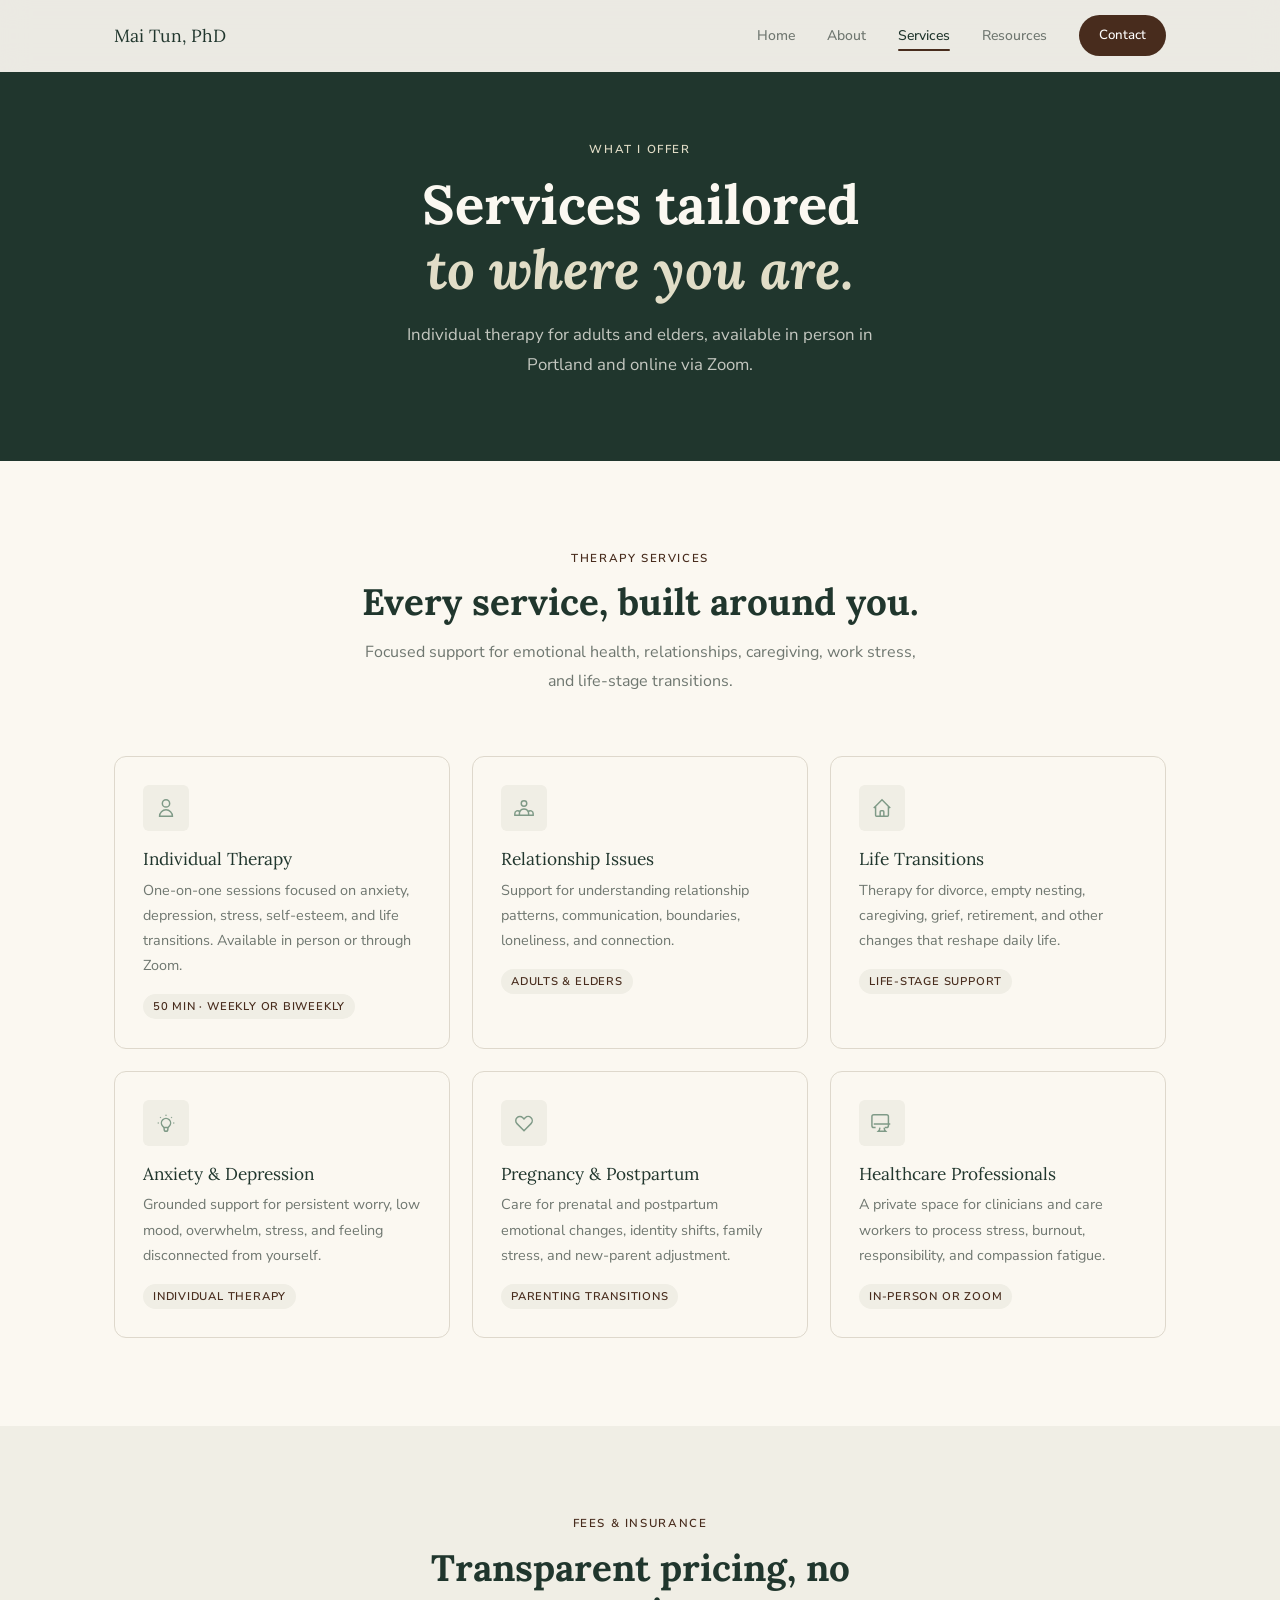
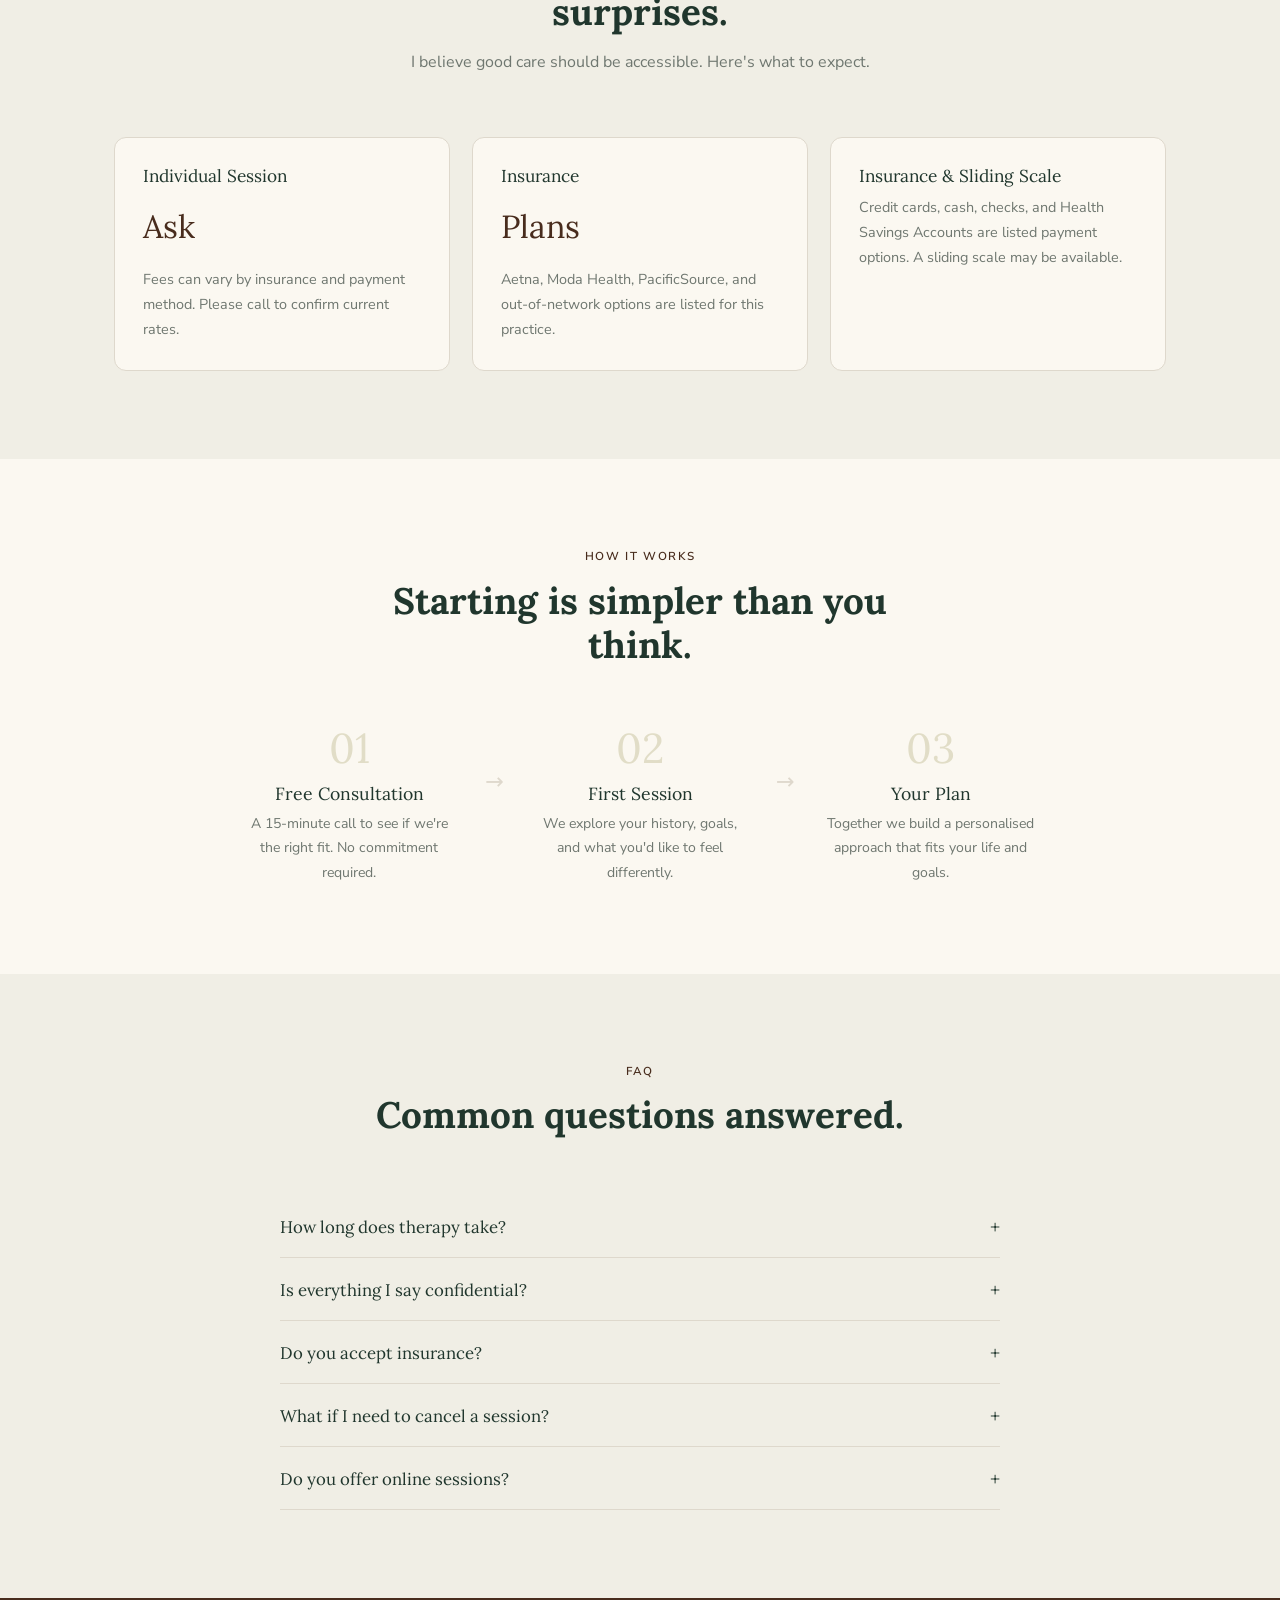
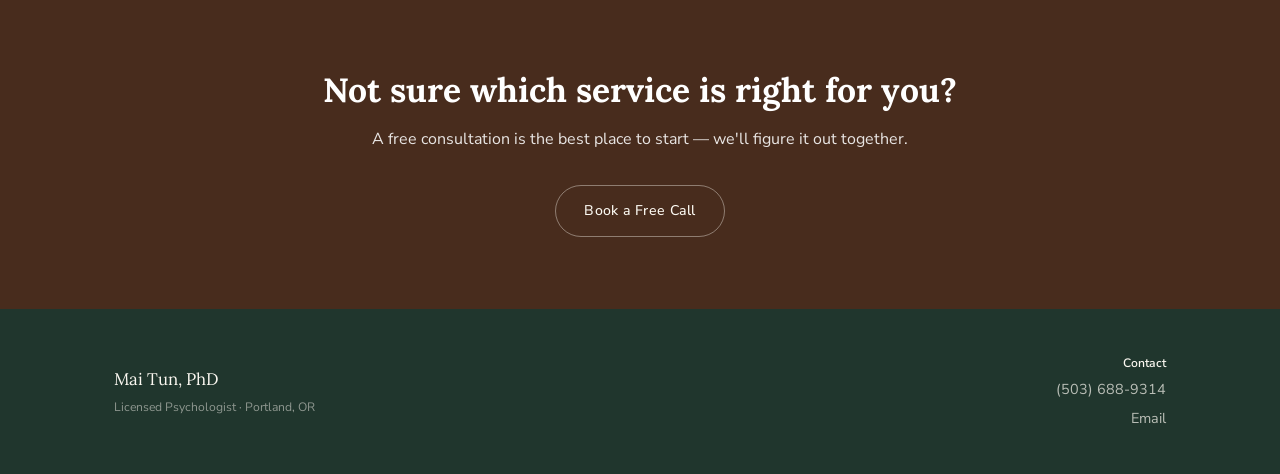
<file: services.html>
<!DOCTYPE html>
<html lang="en">
<head>
  <meta charset="UTF-8"/>
  <meta name="viewport" content="width=device-width, initial-scale=1.0"/>
  <meta name="description" content="Therapy services offered by Mai Tun, PhD in Portland, Oregon – individual therapy for anxiety, depression, relationship issues, life transitions, and healthcare professionals."/>
  <title>Services – Mai Tun, PhD, Psychologist</title>
  <link rel="preconnect" href="https://fonts.googleapis.com"/>
  <link rel="preconnect" href="https://fonts.gstatic.com" crossorigin/>
  <link href="https://fonts.googleapis.com/css2?family=Lora:ital,wght@0,400;0,500;0,600;1,400;1,500&family=Nunito+Sans:wght@300;400;500;600;700&display=swap" rel="stylesheet"/>
  <link rel="stylesheet" href="assets/css/style.css"/>
</head>
<body>
<!-- Skip to main content (ADA) -->
<a href="#main-content" class="skip-link">Skip to main content</a>

<div id="site-header"></div>

<main id="main-content">

  <div class="page-hero">
    <div class="container">
      <span class="eyebrow">What I Offer</span>
      <h1>Services tailored<br/><em>to where you are.</em></h1>
      <p>Individual therapy for adults and elders, available in person in Portland and online via Zoom.</p>
    </div>
  </div>

  <!-- ALL SERVICES -->
  <section class="section">
    <div class="container">
      <div class="section-header">
        <span class="eyebrow">Therapy Services</span>
        <h2>Every service, built around you.</h2>
        <p class="section-sub">Focused support for emotional health, relationships, caregiving, work stress, and life-stage transitions.</p>
      </div>
      <div class="grid-3">
        <div class="card">
          <div class="card-icon">
            <svg width="22" height="22" fill="none" stroke="currentColor" stroke-width="1.6" viewBox="0 0 24 24"><path d="M16 7a4 4 0 11-8 0 4 4 0 018 0zM12 14a7 7 0 00-7 7h14a7 7 0 00-7-7z"/></svg>
          </div>
          <h3>Individual Therapy</h3>
          <p>One-on-one sessions focused on anxiety, depression, stress, self-esteem, and life transitions. Available in person or through Zoom.</p>
          <span class="card-tag">50 min · Weekly or Biweekly</span>
        </div>
        <div class="card">
          <div class="card-icon">
            <svg width="22" height="22" fill="none" stroke="currentColor" stroke-width="1.6" viewBox="0 0 24 24"><path d="M17 20h5v-2a3 3 0 00-5.356-1.857M17 20H7m10 0v-2c0-.656-.126-1.283-.356-1.857M7 20H2v-2a3 3 0 015.356-1.857M7 20v-2c0-.656.126-1.283.356-1.857m0 0a5.002 5.002 0 019.288 0M15 7a3 3 0 11-6 0 3 3 0 016 0z"/></svg>
          </div>
          <h3>Relationship Issues</h3>
          <p>Support for understanding relationship patterns, communication, boundaries, loneliness, and connection.</p>
          <span class="card-tag">Adults &amp; Elders</span>
        </div>
        <div class="card">
          <div class="card-icon">
            <svg width="22" height="22" fill="none" stroke="currentColor" stroke-width="1.6" viewBox="0 0 24 24"><path d="M3 12l2-2m0 0l7-7 7 7M5 10v10a1 1 0 001 1h3m10-11l2 2m-2-2v10a1 1 0 01-1 1h-3m-6 0a1 1 0 001-1v-4a1 1 0 011-1h2a1 1 0 011 1v4a1 1 0 001 1m-6 0h6"/></svg>
          </div>
          <h3>Life Transitions</h3>
          <p>Therapy for divorce, empty nesting, caregiving, grief, retirement, and other changes that reshape daily life.</p>
          <span class="card-tag">Life-stage support</span>
        </div>
        <div class="card">
          <div class="card-icon">
            <svg width="22" height="22" fill="none" stroke="currentColor" stroke-width="1.6" viewBox="0 0 24 24"><path d="M9.663 17h4.673M12 3v1m6.364 1.636l-.707.707M21 12h-1M4 12H3m3.343-5.657l-.707-.707m2.828 9.9a5 5 0 117.072 0l-.548.547A3.374 3.374 0 0014 18.469V19a2 2 0 11-4 0v-.531c0-.895-.356-1.754-.988-2.386l-.548-.547z"/></svg>
          </div>
          <h3>Anxiety &amp; Depression</h3>
          <p>Grounded support for persistent worry, low mood, overwhelm, stress, and feeling disconnected from yourself.</p>
          <span class="card-tag">Individual therapy</span>
        </div>
        <div class="card">
          <div class="card-icon">
            <svg width="22" height="22" fill="none" stroke="currentColor" stroke-width="1.6" viewBox="0 0 24 24"><path d="M4.318 6.318a4.5 4.5 0 000 6.364L12 20.364l7.682-7.682a4.5 4.5 0 00-6.364-6.364L12 7.636l-1.318-1.318a4.5 4.5 0 00-6.364 0z"/></svg>
          </div>
          <h3>Pregnancy &amp; Postpartum</h3>
          <p>Care for prenatal and postpartum emotional changes, identity shifts, family stress, and new-parent adjustment.</p>
          <span class="card-tag">Parenting transitions</span>
        </div>
        <div class="card">
          <div class="card-icon">
            <svg width="22" height="22" fill="none" stroke="currentColor" stroke-width="1.6" viewBox="0 0 24 24"><path d="M9.75 17L9 20l-1 1h8l-1-1-.75-3M3 13h18M5 17H3a2 2 0 01-2-2V5a2 2 0 012-2h14a2 2 0 012 2v10a2 2 0 01-2 2h-2"/></svg>
          </div>
          <h3>Healthcare Professionals</h3>
          <p>A private space for clinicians and care workers to process stress, burnout, responsibility, and compassion fatigue.</p>
          <span class="card-tag">In-person or Zoom</span>
        </div>
      </div>
    </div>
  </section>

  <!-- FEES -->
  <section class="section section-tint">
    <div class="container">
      <div class="section-header">
        <span class="eyebrow">Fees &amp; Insurance</span>
        <h2>Transparent pricing, no surprises.</h2>
        <p class="section-sub">I believe good care should be accessible. Here's what to expect.</p>
      </div>
      <div class="grid-3">
        <div class="card">
          <h3>Individual Session</h3>
          <p style="font-family:var(--font-display);font-size:2rem;color:var(--rust);margin:12px 0;">Ask</p>
          <p>Fees can vary by insurance and payment method. Please call to confirm current rates.</p>
        </div>
        <div class="card">
          <h3>Insurance</h3>
          <p style="font-family:var(--font-display);font-size:2rem;color:var(--rust);margin:12px 0;">Plans</p>
          <p>Aetna, Moda Health, PacificSource, and out-of-network options are listed for this practice.</p>
        </div>
        <div class="card">
          <h3>Insurance &amp; Sliding Scale</h3>
          <p style="margin-top:8px;color:var(--muted);">Credit cards, cash, checks, and Health Savings Accounts are listed payment options. A sliding scale may be available.</p>
        </div>
      </div>
    </div>
  </section>

  <!-- PROCESS -->
  <section class="section">
    <div class="container">
      <div class="section-header">
        <span class="eyebrow">How It Works</span>
        <h2>Starting is simpler than you think.</h2>
      </div>
      <div class="process-row">
        <div class="process-step">
          <div class="step-num">01</div>
          <h3>Free Consultation</h3>
          <p>A 15-minute call to see if we're the right fit. No commitment required.</p>
        </div>
        <div class="process-arrow">→</div>
        <div class="process-step">
          <div class="step-num">02</div>
          <h3>First Session</h3>
          <p>We explore your history, goals, and what you'd like to feel differently.</p>
        </div>
        <div class="process-arrow">→</div>
        <div class="process-step">
          <div class="step-num">03</div>
          <h3>Your Plan</h3>
          <p>Together we build a personalised approach that fits your life and goals.</p>
        </div>
      </div>
    </div>
  </section>

  <!-- FAQ -->
  <section class="section section-tint">
    <div class="container">
      <div class="section-header">
        <span class="eyebrow">FAQ</span>
        <h2>Common questions answered.</h2>
      </div>
      <ul class="faq-list">
        <li class="faq-item">
          <button class="faq-q">How long does therapy take? <span class="faq-icon">+</span></button>
          <div class="faq-a">It depends on your goals. Some clients find meaningful change in 8–12 sessions; others benefit from longer-term work. We'll review progress together regularly and adjust as needed.</div>
        </li>
        <li class="faq-item">
          <button class="faq-q">Is everything I say confidential? <span class="faq-icon">+</span></button>
          <div class="faq-a">Yes. Our sessions are fully confidential within the limits set by law (for example, if there is imminent risk of harm to yourself or others). I take your privacy extremely seriously.</div>
        </li>
        <li class="faq-item">
          <button class="faq-q">Do you accept insurance? <span class="faq-icon">+</span></button>
          <div class="faq-a">Aetna, Moda Health, PacificSource, and out-of-network options are listed for this practice. Please call to confirm benefits and current availability.</div>
        </li>
        <li class="faq-item">
          <button class="faq-q">What if I need to cancel a session? <span class="faq-icon">+</span></button>
          <div class="faq-a">I ask for at least 24 hours notice for cancellations. Late cancellations or no-shows may be charged the full session fee. Life happens — I handle these situations with flexibility and understanding.</div>
        </li>
        <li class="faq-item">
          <button class="faq-q">Do you offer online sessions? <span class="faq-icon">+</span></button>
          <div class="faq-a">Yes. Online sessions are available through Zoom, and in-person appointments are available in Portland.</div>
        </li>
      </ul>
    </div>
  </section>

  <div class="cta-banner">
    <div class="container">
      <h2>Not sure which service is right for you?</h2>
      <p>A free consultation is the best place to start — we'll figure it out together.</p>
      <a href="contact.html" class="btn btn-ghost-light">Book a Free Call</a>
    </div>
  </div>

</main>

<footer class="footer">
  <div class="container footer-inner">
    <div>
      <p class="footer-name">Mai Tun, PhD</p>
      <p class="footer-tagline">Licensed Psychologist · Portland, OR</p>
    </div>
    <nav class="footer-nav">
      <span>Contact</span>
      <a href="tel:+15036889314">(503) 688-9314</a>
      <a href="contact.html">Email</a>
    </nav>
  </div>
</footer>

<div class="crisis-bar" id="crisis-bar">
  <p>If you're in crisis, call or text <strong>988</strong> (Suicide &amp; Crisis Lifeline) or go to your nearest emergency room.</p>
  <button class="crisis-close" id="crisis-close" aria-label="Dismiss">✕</button>
</div>

<script src="assets/js/main.js"></script>
</body>
</html>
</file>
<file: assets/css/style.css>
/* =============================================
   PSYCHOLOGIST SITE — style.css
   Palette: calm sage, eucalyptus, warm ivory, mist, muted clay
   ============================================= */

/* ── RESET ─────────────────────────────────── */
*, *::before, *::after { box-sizing: border-box; margin: 0; padding: 0; }

:root {
  --forest:      #7f9a87;
  --dark-forest: #20362d;
  --cream:       #fbf8f1;
  --sand:        #e1ddc7;
  --rust:        #482c1d;
  --forest-rgb: 127,154,135;
  --dark-forest-rgb: 38,63,53;
  --cream-rgb: 251,248,241;
  --sand-rgb: 216,199,178;

  --cream-dark:  #f0eee5;
  --muted:       #6f7770;
  --border:      #ded8cc;
  --white:       #ffffff;

  --font-display: 'Lora', Georgia, serif;
  --font-body:    'Nunito Sans', system-ui, sans-serif;
  --max-width:    1100px;
  --radius-sm:    6px;
  --radius-md:    12px;
  --radius-lg:    20px;
  --transition:   0.22s ease;

  --nav-height:   72px;
}

html { scroll-behavior: smooth; font-size: 16px; }

body {
  font-family: var(--font-body);
  background: var(--cream);
  color: var(--dark-forest);
  line-height: 1.7;
  -webkit-font-smoothing: antialiased;
}
body.menu-open { overflow: hidden; }

img { display: block; max-width: 100%; }
a { color: inherit; text-decoration: none; }
ul { list-style: none; }
button { cursor: pointer; font-family: inherit; }

/* ── TYPOGRAPHY ────────────────────────────── */
h1, h2, h3, h4 { font-family: var(--font-display); line-height: 1.2; }
h1 { font-size: clamp(2.2rem, 5vw, 3.4rem); }
h2 { font-size: clamp(1.6rem, 3.5vw, 2.3rem); }
h3 { font-size: 1.15rem; font-weight: 400; }
h1 em, h2 em { font-style: italic; color: var(--sand); }

/* ── UTILITIES ─────────────────────────────── */
.container {
  width: 100%;
  max-width: var(--max-width);
  margin: 0 auto;
  padding: 0 24px;
}

.section         { padding: 88px 0; }
.section-tint    { background: var(--cream-dark); }
.section-dark    { background: var(--dark-forest); color: var(--cream); }
.section-forest  { background: var(--forest); color: var(--cream); }

.eyebrow {
  display: block;
  font-size: 0.72rem;
  font-weight: 600;
  letter-spacing: 0.14em;
  text-transform: uppercase;
  color: var(--rust);
  margin-bottom: 12px;
}

.section-dark .eyebrow,
.section-forest .eyebrow { color: var(--sand); }

.section-header {
  text-align: center;
  max-width: 580px;
  margin: 0 auto 60px;
}
.section-sub {
  margin-top: 14px;
  color: var(--muted);
  font-size: 1rem;
  line-height: 1.8;
}
.section-dark .section-sub,
.section-forest .section-sub { color: rgba(var(--cream-rgb),0.75); }

/* ── BUTTONS ───────────────────────────────── */
.btn {
  display: inline-flex;
  align-items: center;
  gap: 8px;
  padding: 13px 28px;
  border-radius: 50px;
  font-size: 0.88rem;
  font-weight: 500;
  font-family: var(--font-body);
  letter-spacing: 0.02em;
  transition: all var(--transition);
  border: 1.5px solid transparent;
  cursor: pointer;
}

.btn-primary {
  background: var(--rust);
  color: #fff;
  border-color: var(--rust);
}
.btn-primary:hover { background: #875d50; border-color: #875d50; transform: translateY(-1px); }

.btn-secondary {
  background: var(--forest);
  color: #fff;
  border-color: var(--forest);
}
.btn-secondary:hover { background: #6f8877; transform: translateY(-1px); }

.btn-ghost {
  background: transparent;
  color: var(--dark-forest);
  border-color: var(--border);
}
.btn-ghost:hover { border-color: var(--rust); color: var(--rust); }

.btn-ghost-light {
  background: transparent;
  color: var(--cream);
  border-color: rgba(var(--cream-rgb),0.4);
}
.btn-ghost-light:hover { border-color: var(--cream); }

.btn-full { width: 100%; justify-content: center; }

/* ── NAVIGATION ────────────────────────────── */
.nav-header {
  position: fixed;
  top: 0; left: 0; right: 0;
  z-index: 100;
  height: var(--nav-height);
  background: rgba(var(--cream-rgb),0.93);
  backdrop-filter: blur(14px);
  -webkit-backdrop-filter: blur(14px);
  border-bottom: 1px solid transparent;
  transition: border-color var(--transition), box-shadow var(--transition);
}
.nav-header.scrolled {
  border-color: var(--border);
  box-shadow: 0 2px 16px rgba(var(--dark-forest-rgb),0.07);
}

.nav-inner {
  display: flex;
  align-items: center;
  justify-content: space-between;
  height: 100%;
}

.nav-logo {
  font-family: var(--font-display);
  font-size: 1.1rem;
  color: var(--dark-forest);
}

.nav-links {
  display: flex;
  align-items: center;
  gap: 32px;
}
.nav-links a {
  font-size: 0.875rem;
  font-weight: 500;
  color: var(--muted);
  transition: color var(--transition);
  position: relative;
}
.nav-links a:hover,
.nav-links a.active { color: var(--dark-forest); }
.nav-links a.active::after {
  content: '';
  position: absolute;
  bottom: -4px; left: 0; right: 0;
  height: 2px;
  background: var(--rust);
  border-radius: 2px;
}

.nav-cta {
  background: var(--rust) !important;
  color: #fff !important;
  padding: 9px 20px;
  border-radius: 50px;
  font-size: 0.83rem !important;
  transition: background var(--transition) !important;
}
.nav-cta:hover { background: #875d50 !important; }
.nav-cta.active::after { display: none; }

.hamburger {
  display: none;
  flex-direction: column;
  align-items: center;
  justify-content: center;
  gap: 5px;
  background: none;
  border: none;
  padding: 4px;
}
.hamburger.open {
  position: relative;
  z-index: 1001;
}
.hamburger span {
  display: block;
  width: 22px; height: 2px;
  background: var(--dark-forest);
  border-radius: 2px;
  transition: all 0.3s;
}
.hamburger.open span:nth-child(1) { transform: translateY(7px) rotate(45deg); }
.hamburger.open span:nth-child(2) { opacity: 0; }
.hamburger.open span:nth-child(3) { transform: translateY(-7px) rotate(-45deg); }

/* ── PAGE HERO (shared banner) ─────────────── */
.page-hero {
  padding: 140px 0 80px;
  background: var(--dark-forest);
  color: var(--cream);
  text-align: center;
}
.page-hero .eyebrow { color: var(--sand); }
.page-hero h1 { margin-top: 6px; }
.page-hero p {
  margin-top: 18px;
  color: rgba(var(--cream-rgb),0.75);
  font-size: 1.05rem;
  max-width: 520px;
  margin-left: auto;
  margin-right: auto;
  line-height: 1.8;
}

/* ── HOME HERO ─────────────────────────────── */
.home-hero {
  min-height: 100vh;
  display: flex;
  align-items: center;
  background: var(--dark-forest);
  color: var(--cream);
  padding: calc(var(--nav-height) + 40px) 0 80px;
  overflow: hidden;
  position: relative;
}

.home-hero::before {
  content: '';
  position: absolute;
  inset: 0;
  background: radial-gradient(ellipse at 70% 50%, rgba(var(--forest-rgb),0.32) 0%, transparent 65%);
  pointer-events: none;
}

.home-hero-inner {
  display: grid;
  grid-template-columns: 1fr 1fr;
  gap: 60px;
  align-items: center;
  position: relative;
  z-index: 1;
}

.home-hero .eyebrow { color: var(--sand); }

.home-hero h1 {
  margin-top: 8px;
  line-height: 1.15;
}

.hero-sub {
  margin-top: 20px;
  font-size: 1.08rem;
  color: rgba(var(--cream-rgb),0.75);
  line-height: 1.8;
  max-width: 440px;
}

.hero-actions {
  display: flex;
  gap: 14px;
  margin-top: 36px;
  flex-wrap: wrap;
}

/* Orb visual */
.hero-orb {
  position: relative;
  width: 360px;
  height: 360px;
  display: flex;
  align-items: center;
  justify-content: center;
  justify-self: center;
}
.orb-ring {
  position: absolute;
  border-radius: 50%;
  animation: breathe 5s ease-in-out infinite;
}
.orb-ring-1 { width: 130px; height: 130px; background: rgba(var(--sand-rgb),0.35); animation-delay: 0s; }
.orb-ring-2 { width: 210px; height: 210px; background: rgba(var(--sand-rgb),0.16); animation-delay: 0.4s; }
.orb-ring-3 { width: 310px; height: 310px; background: rgba(var(--sand-rgb),0.08); animation-delay: 0.8s; }
.orb-core   {
  position: absolute;
  width: 60px; height: 60px;
  border-radius: 50%;
  background: var(--sand);
  animation: breathe 5s ease-in-out infinite;
  z-index: 2;
}
@keyframes breathe {
  0%,100% { transform: scale(1); }
  50%      { transform: scale(1.1); }
}
@media (prefers-reduced-motion: reduce) {
  .orb-ring, .orb-core { animation: none; }
}

/* ── TRUST BAR ─────────────────────────────── */
.trust-bar { background: var(--forest); padding: 28px 0; }
.trust-inner {
  display: flex;
  align-items: center;
  justify-content: center;
  flex-wrap: wrap;
}
.trust-item {
  display: flex;
  flex-direction: column;
  align-items: center;
  padding: 8px 44px;
  text-align: center;
}
.trust-item strong {
  font-family: var(--font-display);
  font-size: 1.45rem;
  color: var(--cream);
}
.trust-item span {
  font-size: 0.75rem;
  color: rgba(var(--cream-rgb),0.65);
  margin-top: 3px;
  letter-spacing: 0.03em;
}
.trust-divider {
  width: 1px; height: 32px;
  background: rgba(var(--cream-rgb),0.2);
}

/* ── CARDS (services, blog) ────────────────── */
.card {
  background: var(--cream);
  border: 1px solid var(--border);
  border-radius: var(--radius-md);
  padding: 28px;
  transition: transform var(--transition), box-shadow var(--transition);
}
.card:hover { transform: translateY(-4px); box-shadow: 0 12px 32px rgba(var(--dark-forest-rgb),0.08); }

.card-icon {
  width: 46px; height: 46px;
  background: var(--cream-dark);
  border-radius: var(--radius-sm);
  display: flex; align-items: center; justify-content: center;
  color: var(--forest);
  margin-bottom: 18px;
}
.card h3 { margin-bottom: 8px; font-size: 1.08rem; }
.card p  { color: var(--muted); font-size: 0.9rem; line-height: 1.75; }

.card-tag {
  display: inline-block;
  margin-top: 16px;
  font-size: 0.7rem;
  font-weight: 600;
  letter-spacing: 0.07em;
  text-transform: uppercase;
  color: var(--rust);
  background: var(--cream-dark);
  padding: 3px 10px;
  border-radius: 20px;
}

.grid-3 { display: grid; grid-template-columns: repeat(3,1fr); gap: 22px; }
.grid-2 { display: grid; grid-template-columns: repeat(2,1fr); gap: 22px; }

/* ── TWO-COL SPLIT ─────────────────────────── */
.split {
  display: grid;
  grid-template-columns: 1fr 1fr;
  gap: 72px;
  align-items: center;
}
.split.reverse > *:first-child { order: 2; }
.split.reverse > *:last-child  { order: 1; }

/* ── IMAGE PLACEHOLDER ─────────────────────── */
.img-placeholder {
  width: 100%;
  aspect-ratio: 4/5;
  background: var(--cream-dark);
  border-radius: var(--radius-lg);
  border: 2px dashed var(--border);
  display: flex;
  flex-direction: column;
  align-items: center;
  justify-content: center;
  gap: 10px;
  color: var(--muted);
}
.img-placeholder-initials {
  font-family: var(--font-display);
  font-size: 2.8rem;
  color: var(--forest);
}
.img-placeholder p { font-size: 0.78rem; text-align: center; padding: 0 16px; }

.img-badge {
  display: inline-flex;
  align-items: center;
  gap: 8px;
  background: var(--cream);
  border: 1px solid var(--border);
  border-radius: var(--radius-md);
  padding: 10px 16px;
  font-size: 0.8rem;
  font-weight: 500;
  color: var(--forest);
  box-shadow: 0 4px 16px rgba(var(--dark-forest-rgb),0.07);
  margin-top: 16px;
}

/* ── CREDENTIAL LIST ───────────────────────── */
.cred-list { margin: 24px 0 32px; display: flex; flex-direction: column; gap: 10px; }
.cred-list li {
  display: flex; align-items: center; gap: 10px;
  font-size: 0.9rem; color: var(--muted);
}
.cred-list li svg { color: var(--forest); flex-shrink: 0; }

/* ── PROCESS STEPS ─────────────────────────── */
.process-row {
  display: flex;
  align-items: flex-start;
  justify-content: center;
  gap: 0;
  flex-wrap: wrap;
}
.process-step {
  flex: 1; min-width: 180px; max-width: 260px;
  text-align: center; padding: 0 20px;
}
.step-num {
  font-family: var(--font-display);
  font-size: 2.6rem;
  color: var(--sand);
  line-height: 1;
  margin-bottom: 14px;
}
.process-step h3 { font-size: 1.1rem; margin-bottom: 8px; }
.process-step p  { color: var(--muted); font-size: 0.88rem; line-height: 1.75; }
.process-arrow   { font-size: 1.4rem; color: var(--border); padding: 0 6px; margin-top: 36px; flex-shrink: 0; }

/* ── BLOG CARD ─────────────────────────────── */
.blog-card { display: flex; flex-direction: column; gap: 10px; }
.blog-tag {
  font-size: 0.7rem; font-weight: 600; letter-spacing: 0.08em;
  text-transform: uppercase; color: var(--rust);
  background: var(--cream-dark);
  display: inline-block; padding: 3px 10px;
  border-radius: 20px; align-self: flex-start;
}
.blog-card h3 { font-family: var(--font-display); font-size: 1.05rem; line-height: 1.4; }
.blog-card h3 a { color: var(--dark-forest); transition: color var(--transition); }
.blog-card h3 a:hover { color: var(--rust); }
.blog-card p { color: var(--muted); font-size: 0.88rem; line-height: 1.7; flex: 1; }
.blog-meta {
  display: flex; gap: 14px;
  font-size: 0.76rem; color: var(--muted);
  padding-top: 12px;
  border-top: 1px solid var(--border);
  margin-top: auto;
}

/* ── CONTACT FORM ──────────────────────────── */
.contact-wrap {
  display: grid;
  grid-template-columns: 1fr 1.2fr;
  gap: 72px;
  align-items: start;
}
.contact-info h2 { margin-top: 4px; }
.contact-info > p { color: var(--muted); margin-top: 16px; line-height: 1.8; }
.contact-details { margin-top: 32px; display: flex; flex-direction: column; gap: 14px; }
.contact-details li {
  display: flex; align-items: flex-start; gap: 12px;
  font-size: 0.9rem; color: var(--muted);
}
.contact-details li svg { color: var(--forest); flex-shrink: 0; margin-top: 2px; }
.contact-details a:hover { color: var(--rust); }

.form-box {
  background: var(--white);
  border: 1px solid var(--border);
  border-radius: var(--radius-lg);
  padding: 36px;
}
.contact-form { display: flex; flex-direction: column; gap: 18px; }
.form-row { display: grid; grid-template-columns: 1fr 1fr; gap: 14px; }
.form-group { display: flex; flex-direction: column; gap: 5px; }
.form-group label { font-size: 0.8rem; font-weight: 500; color: var(--dark-forest); }
.optional { font-weight: 400; color: var(--muted); }

.form-group input,
.form-group select,
.form-group textarea {
  width: 100%; padding: 11px 14px;
  border: 1.5px solid var(--border);
  border-radius: var(--radius-sm);
  font-family: var(--font-body);
  font-size: 0.9rem;
  color: var(--dark-forest);
  background: var(--cream);
  outline: none;
  appearance: none;
  transition: border-color var(--transition), box-shadow var(--transition);
}
.form-group input:focus,
.form-group select:focus,
.form-group textarea:focus {
  border-color: var(--forest);
  box-shadow: 0 0 0 3px rgba(var(--forest-rgb),0.12);
  outline: 2px solid var(--forest);
  outline-offset: 0;
}
.form-group input::placeholder,
.form-group textarea::placeholder { color: #aaa397; }
.form-group textarea { resize: vertical; min-height: 100px; }
.form-group select {
  background-image: url("data:image/svg+xml,%3Csvg xmlns='http://www.w3.org/2000/svg' width='12' height='8' viewBox='0 0 12 8'%3E%3Cpath d='M1 1l5 5 5-5' stroke='%237a7560' stroke-width='1.5' fill='none' stroke-linecap='round'/%3E%3C/svg%3E");
  background-repeat: no-repeat;
  background-position: right 14px center;
  padding-right: 36px; cursor: pointer;
}
.form-note {
  display: flex; align-items: center; gap: 6px;
  font-size: 0.76rem; color: var(--muted);
}
.form-note svg { color: var(--forest); flex-shrink: 0; }
.form-success {
  display: none; padding: 14px 18px;
  background: #edf3ee; color: var(--forest);
  border-radius: var(--radius-sm);
  font-size: 0.88rem; font-weight: 500;
  border: 1px solid #c5d6c9;
}
.form-success.show { display: block; }

/* ── FAQ ───────────────────────────────────── */
.faq-list { max-width: 720px; margin: 0 auto; display: flex; flex-direction: column; gap: 2px; }
.faq-item { border-bottom: 1px solid var(--border); }
.faq-q {
  width: 100%; display: flex; justify-content: space-between; align-items: center;
  padding: 18px 0; background: none; border: none;
  font-family: var(--font-display); font-size: 1.05rem;
  color: var(--dark-forest); text-align: left; gap: 16px;
  cursor: pointer; transition: color var(--transition);
}
.faq-q:hover { color: var(--rust); }
.faq-icon { flex-shrink: 0; font-size: 1.2rem; transition: transform 0.3s; }
.faq-item.open .faq-icon { transform: rotate(45deg); }
.faq-a {
  max-height: 0; overflow: hidden;
  transition: max-height 0.4s ease, padding 0.3s;
  font-size: 0.92rem; color: var(--muted); line-height: 1.8;
}
.faq-item.open .faq-a { max-height: 300px; padding-bottom: 18px; }

/* ── CTA BANNER ────────────────────────────── */
.cta-banner {
  background: var(--rust);
  color: #fff;
  text-align: center;
  padding: 72px 0;
}
.cta-banner h2 { font-size: clamp(1.5rem, 3vw, 2.1rem); }
.cta-banner p  { margin-top: 14px; opacity: 0.88; font-size: 1rem; line-height: 1.75; }
.cta-banner .btn-ghost-light { margin-top: 32px; }

/* ── FOOTER ────────────────────────────────── */
.footer { background: var(--dark-forest); padding: 44px 0; }
.footer-inner {
  display: flex; align-items: center;
  justify-content: space-between;
  flex-wrap: wrap; gap: 28px;
}
.footer-name { font-family: var(--font-display); font-size: 1.05rem; color: var(--cream); }
.footer-tagline { font-size: 0.76rem; color: rgba(var(--cream-rgb),0.5); margin-top: 3px; }
.footer-nav {
  display: flex;
  flex-direction: column;
  align-items: flex-end;
  gap: 4px;
}
.footer-nav span {
  font-size: 0.76rem;
  font-weight: 600;
  color: var(--cream);
}
.footer-nav a { font-size: 0.9rem; color: rgba(var(--cream-rgb),0.7); transition: color var(--transition); }
.footer-nav a:hover { color: var(--cream); }

/* ── CRISIS BAR ────────────────────────────── */
.crisis-bar {
  position: fixed; bottom: 0; left: 0; right: 0;
  background: var(--dark-forest);
  border-top: 2px solid var(--sand);
  padding: 13px 24px;
  display: none;
  align-items: center; justify-content: center; gap: 16px;
  font-size: 0.8rem; color: rgba(var(--cream-rgb),0.85);
  z-index: 200;
  transition: transform 0.3s ease;
}
.crisis-bar.visible { display: flex; }
.crisis-bar.hidden  { transform: translateY(100%); }
.crisis-bar strong  { color: var(--cream); }
.crisis-close {
  background: none; border: none;
  color: rgba(var(--cream-rgb),0.45); font-size: 1rem;
  padding: 4px 8px; flex-shrink: 0;
  transition: color var(--transition);
}
.crisis-close:hover { color: var(--cream); }

/* ── SCROLL REVEAL ─────────────────────────── */
.reveal { opacity: 0; transform: translateY(22px); transition: opacity 0.55s ease, transform 0.55s ease; }
.reveal.visible { opacity: 1; transform: none; }

/* ── RESPONSIVE ────────────────────────────── */
@media (max-width: 1024px) {
  .grid-3 { grid-template-columns: repeat(2,1fr); }
}

@media (max-width: 820px) {
  .home-hero-inner { grid-template-columns: 1fr; text-align: center; gap: 40px; }
  .hero-orb { width: 260px; height: 260px; order: -1; justify-self: center; }
  .orb-ring-3 { width: 220px; height: 220px; }
  .orb-ring-2 { width: 160px; height: 160px; }
  .orb-ring-1 { width: 100px; height: 100px; }
  .hero-actions { justify-content: center; }
  .hero-sub { margin-left: auto; margin-right: auto; }

  .split { grid-template-columns: 1fr; gap: 40px; }
  .split.reverse > * { order: unset; }

  .contact-wrap { grid-template-columns: 1fr; gap: 40px; }
  .form-row { grid-template-columns: 1fr; }
  .form-box { padding: 24px 18px; }

  .grid-3, .grid-2 { grid-template-columns: 1fr; }

  .trust-divider { display: none; }
  .trust-item { padding: 10px 20px; }

  .process-row { flex-direction: column; align-items: center; }
  .process-arrow { transform: rotate(90deg); margin: 0; }

  body.menu-open .nav-header {
    background: transparent;
    border-color: transparent;
    box-shadow: none;
  }

  body.menu-open .nav-logo {
    position: relative;
    z-index: 1001;
  }

  .nav-links {
    display: none; flex-direction: column;
    justify-content: center;
    position: fixed; inset: 0;
    z-index: 1000;
    min-height: 100vh;
    background: var(--cream-dark);
    padding: calc(var(--nav-height) + 32px) 24px 40px;
    gap: 28px; align-items: center;
  }
  .nav-links.open { display: flex; }
  .nav-links a {
    color: var(--dark-forest);
    font-family: var(--font-display);
    font-size: clamp(1.8rem, 8vw, 3rem);
    font-weight: 400;
    line-height: 1.1;
  }
  .nav-links a.active::after { bottom: -8px; }
  .nav-links .nav-cta {
    margin-top: 10px;
    padding: 13px 30px;
    font-family: var(--font-body);
    font-size: 1rem !important;
  }
  .hamburger { display: flex; }

  .footer-inner {
    align-items: flex-start;
    flex-direction: column;
  }
  .footer-nav { align-items: flex-start; }
}

@media (max-width: 560px) {
  .section { padding: 60px 0; }
  .home-hero { padding-top: calc(var(--nav-height) + 24px); }
  .page-hero { padding: 120px 0 60px; }
}

/* ── ADA / WCAG 2.1 AA COMPLIANCE ─────────────── */

/* Skip link */
.skip-link {
  position: absolute;
  top: -100%;
  left: 16px;
  background: var(--dark-forest);
  color: var(--cream);
  padding: 10px 20px;
  border-radius: 0 0 var(--radius-sm) var(--radius-sm);
  font-size: 0.875rem;
  font-weight: 600;
  z-index: 9999;
  text-decoration: none;
  transition: top 0.2s;
}
.skip-link:focus {
  top: 0;
  outline: 3px solid var(--sand);
  outline-offset: 2px;
}

/* Global focus ring — visible for keyboard users */
:focus-visible {
  outline: 3px solid var(--rust);
  outline-offset: 3px;
  border-radius: 2px;
}

/* Remove outline only for mouse users (not keyboard) */
:focus:not(:focus-visible) {
  outline: none;
}

/* Buttons and links focus */
.btn:focus-visible,
.nav-links a:focus-visible,
.footer-nav a:focus-visible {
  outline: 3px solid var(--rust);
  outline-offset: 3px;
}

/* FAQ button focus */
.faq-q:focus-visible {
  outline: 3px solid var(--rust);
  outline-offset: 3px;
  border-radius: var(--radius-sm);
}

/* Nav hamburger focus */
.hamburger:focus-visible {
  outline: 3px solid var(--rust);
  outline-offset: 4px;
  border-radius: var(--radius-sm);
}

/* Minimum touch target size (44x44px) for small interactive elements */
.crisis-close,
.hamburger {
  min-width: 44px;
  min-height: 44px;
}

.crisis-close {
  display: flex;
  align-items: center;
  justify-content: center;
}

/* Ensure sufficient line height for readability */
p, li { line-height: 1.7; }

/* High contrast mode support */
@media (forced-colors: active) {
  .btn-primary, .btn-secondary { border: 2px solid ButtonText; }
  .nav-cta { border: 2px solid ButtonText; }
}

/* Ensure text doesn't disappear on focus for form fields */
.form-group input:focus-visible,
.form-group select:focus-visible,
.form-group textarea:focus-visible {
  outline: 3px solid var(--rust);
  outline-offset: 0;
}
</file>
